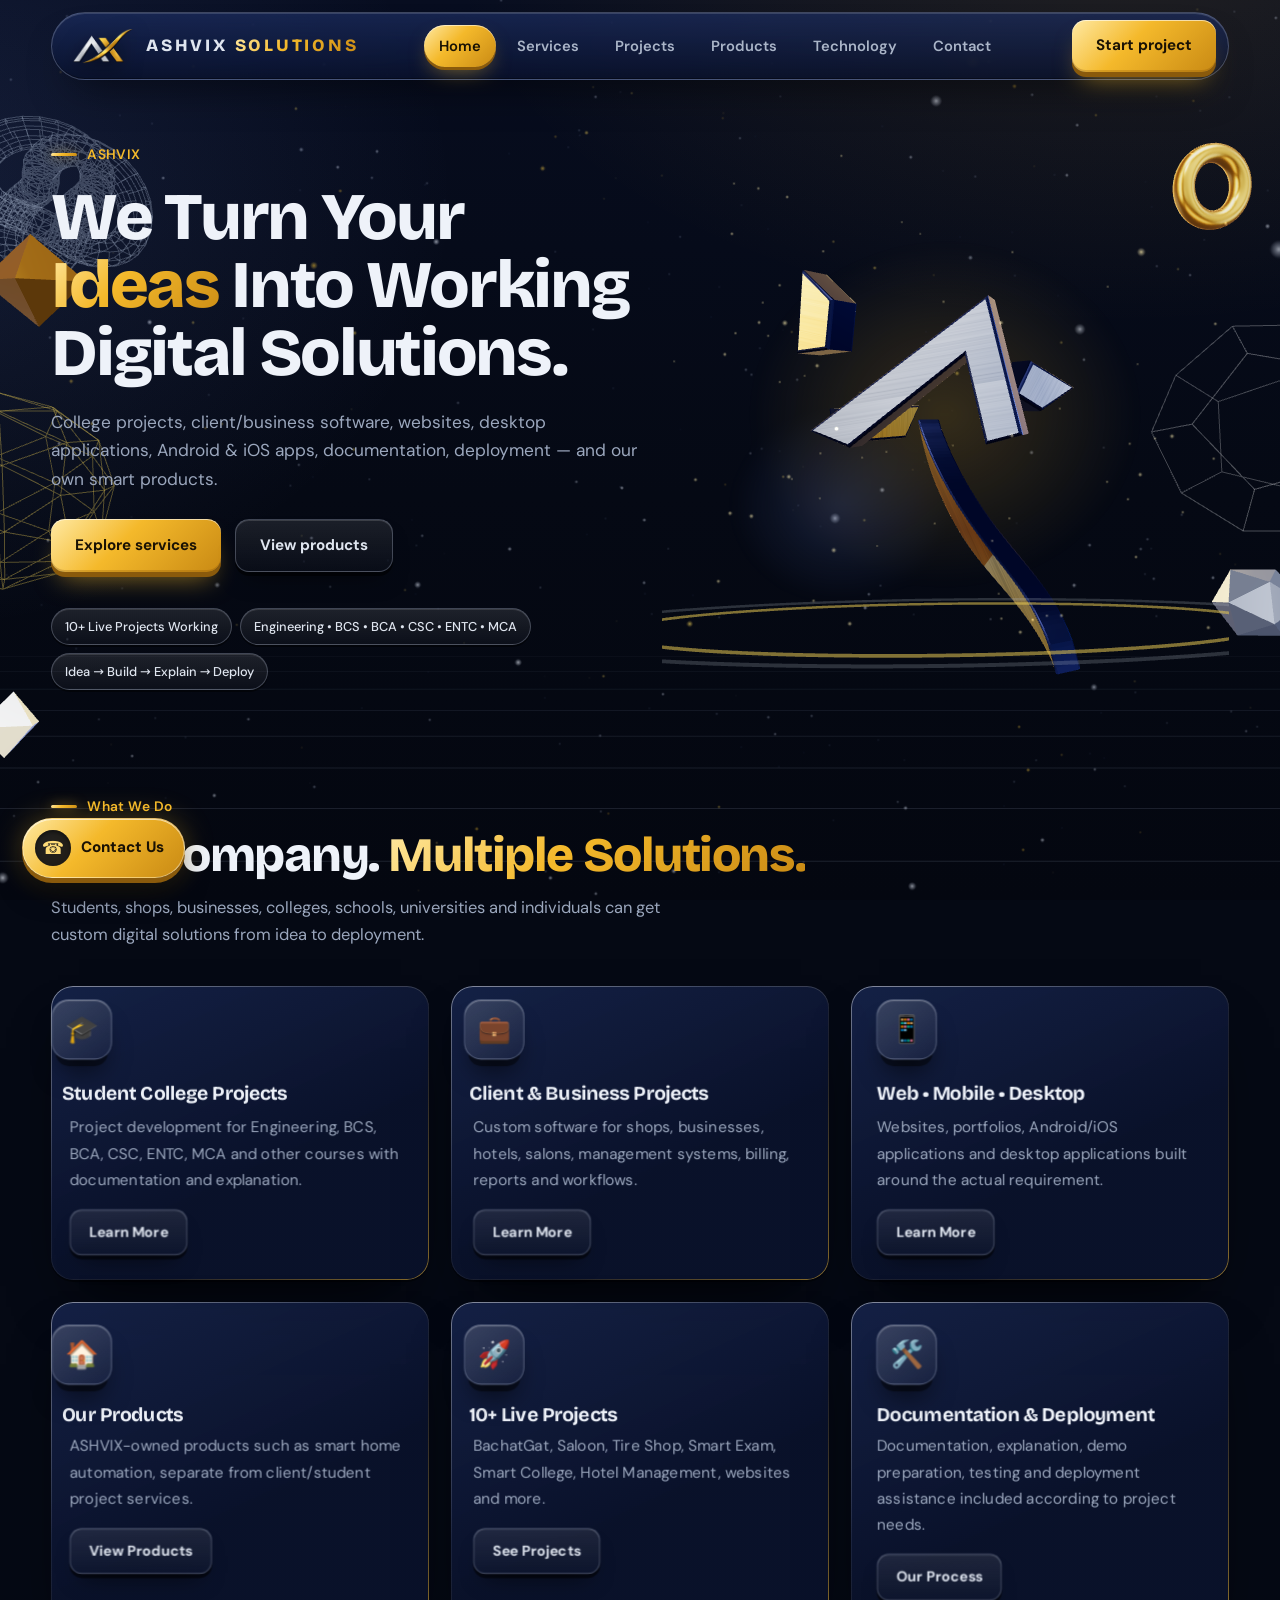
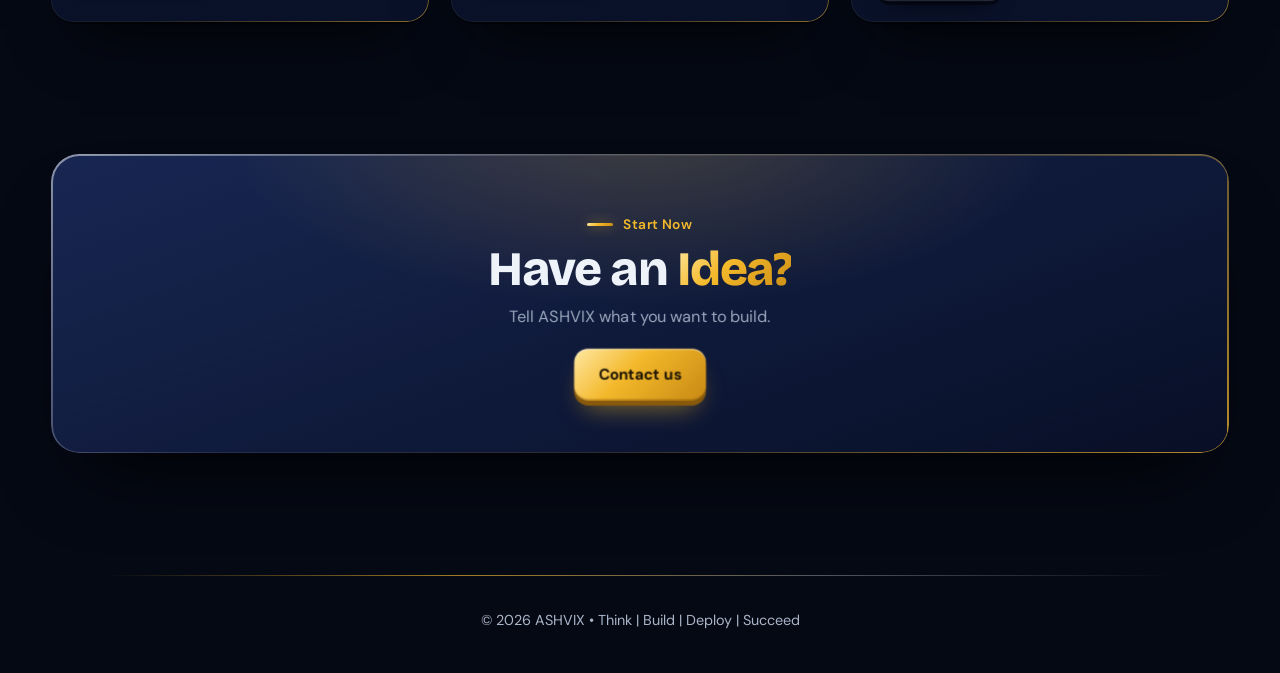
<file: index.html>
<!DOCTYPE html><html lang="en"><head><meta charset="UTF-8"><meta name="viewport" content="width=device-width,initial-scale=1.0"><title>Home | ASHVIX</title><meta name="description" content="ASHVIX — student projects, client software, websites, mobile apps, desktop applications and smart products."><link rel="icon" href="favicon.ico" sizes="any"><link rel="icon" type="image/png" sizes="32x32" href="assets/img/favicon-32.png"><link rel="apple-touch-icon" href="assets/img/apple-touch-icon.png"><meta name="theme-color" content="#050914"><meta property="og:type" content="website"><meta property="og:site_name" content="ASHVIX Solutions"><meta property="og:title" content="Home | ASHVIX"><meta property="og:description" content="ASHVIX — student projects, client software, websites, mobile apps, desktop applications and smart products."><meta property="og:image" content="https://ashvix.in/assets/img/og-image.jpg"><meta name="twitter:card" content="summary_large_image"><link rel="stylesheet" href="style.css?v=3d1"></head><body><canvas id="bg3d" aria-hidden="true"></canvas>
<nav><div class="container nav">
<a class="brand" href="index.html"><img class="logo-img" src="assets/img/logo-sm.png" alt="ASHVIX" width="260" height="155"><span>ASHVIX <span class="grad">SOLUTIONS</span></span></a>
<div class="links">
<a class="active" href="index.html">Home</a>
<a class="" href="services.html">Services</a>
<a class="" href="projects.html">Projects</a>
<a class="" href="products.html">Products</a>
<a class="" href="technology.html">Technology</a>
<a class="" href="contact.html">Contact</a>
</div><a class="btn primary" href="start-project.html">Start project</a></div></nav>

<header class="hero"><div class="container hero-grid"><div class="hero-copy">
<div class="kicker">ASHVIX</div>
<h1>We Turn Your <span class="grad">Ideas</span> Into Working Digital Solutions.</h1>
<p>College projects, client/business software, websites, desktop applications, Android & iOS apps, documentation, deployment — and our own smart products.</p>
<div class="actions"><a class="btn primary" href="services.html">Explore services</a><a class="btn outline" href="products.html">View products</a></div>
<div style="margin-top:28px"><span class="pill">10+ Live Projects Working</span><span class="pill">Engineering • BCS • BCA • CSC • ENTC • MCA</span><span class="pill">Idea → Build → Explain → Deploy</span></div>
</div><div class="stage" data-scene="logo" role="img" aria-label="3D AX logo"><img class="stage-fallback" src="assets/img/logo.png" alt="" width="900" height="538"></div></div></header>
<section><div class="container"><div class="head"><div class="tag">What We Do</div><h2>One Company. <span class="grad">Multiple Solutions.</span></h2><p>Students, shops, businesses, colleges, schools, universities and individuals can get custom digital solutions from idea to deployment.</p></div>
<div class="grid">
<div class="card"><div class="icon">🎓</div><h3>Student College Projects</h3><p>Project development for Engineering, BCS, BCA, CSC, ENTC, MCA and other courses with documentation and explanation.</p><a class="btn outline" style="margin-top:15px" href="services.html#student">Learn More</a></div>
<div class="card"><div class="icon">💼</div><h3>Client & Business Projects</h3><p>Custom software for shops, businesses, hotels, salons, management systems, billing, reports and workflows.</p><a class="btn outline" style="margin-top:15px" href="services.html#client">Learn More</a></div>
<div class="card"><div class="icon">📱</div><h3>Web • Mobile • Desktop</h3><p>Websites, portfolios, Android/iOS applications and desktop applications built around the actual requirement.</p><a class="btn outline" style="margin-top:15px" href="services.html#apps">Learn More</a></div>
<div class="card"><div class="icon">🏠</div><h3>Our Products</h3><p>ASHVIX-owned products such as smart home automation, separate from client/student project services.</p><a class="btn outline" style="margin-top:15px" href="products.html">View Products</a></div>
<div class="card"><div class="icon">🚀</div><h3>10+ Live Projects</h3><p>BachatGat, Saloon, Tire Shop, Smart Exam, Smart College, Hotel Management, websites and more.</p><a class="btn outline" style="margin-top:15px" href="projects.html">See Projects</a></div>
<div class="card"><div class="icon">🛠️</div><h3>Documentation & Deployment</h3><p>Documentation, explanation, demo preparation, testing and deployment assistance included according to project needs.</p><a class="btn outline" style="margin-top:15px" href="services.html#process">Our Process</a></div>
</div></div></section>
<section><div class="container"><div class="cta"><div class="tag">Start Now</div><h2 style="margin:8px 0">Have an <span class="grad">Idea?</span></h2><p style="color:var(--muted)">Tell ASHVIX what you want to build.</p><a class="btn primary" style="margin-top:18px" href="contact.html">Contact us</a></div></div></section>
<footer><div class="container">© 2026 ASHVIX • Think | Build | Deploy | Succeed</div></footer>
<!-- Floating Contact Button -->
<a href="contact.html" class="floating-contact" aria-label="Contact ASHVIX" title="Contact Us">
    <span class="floating-contact-icon">☎</span>
    <span class="floating-contact-text">Contact Us</span>
</a>

<script src="assets/js/three.min.js" defer></script><script src="assets/js/ashvix3d.js" defer></script>
</body></html>
</file>
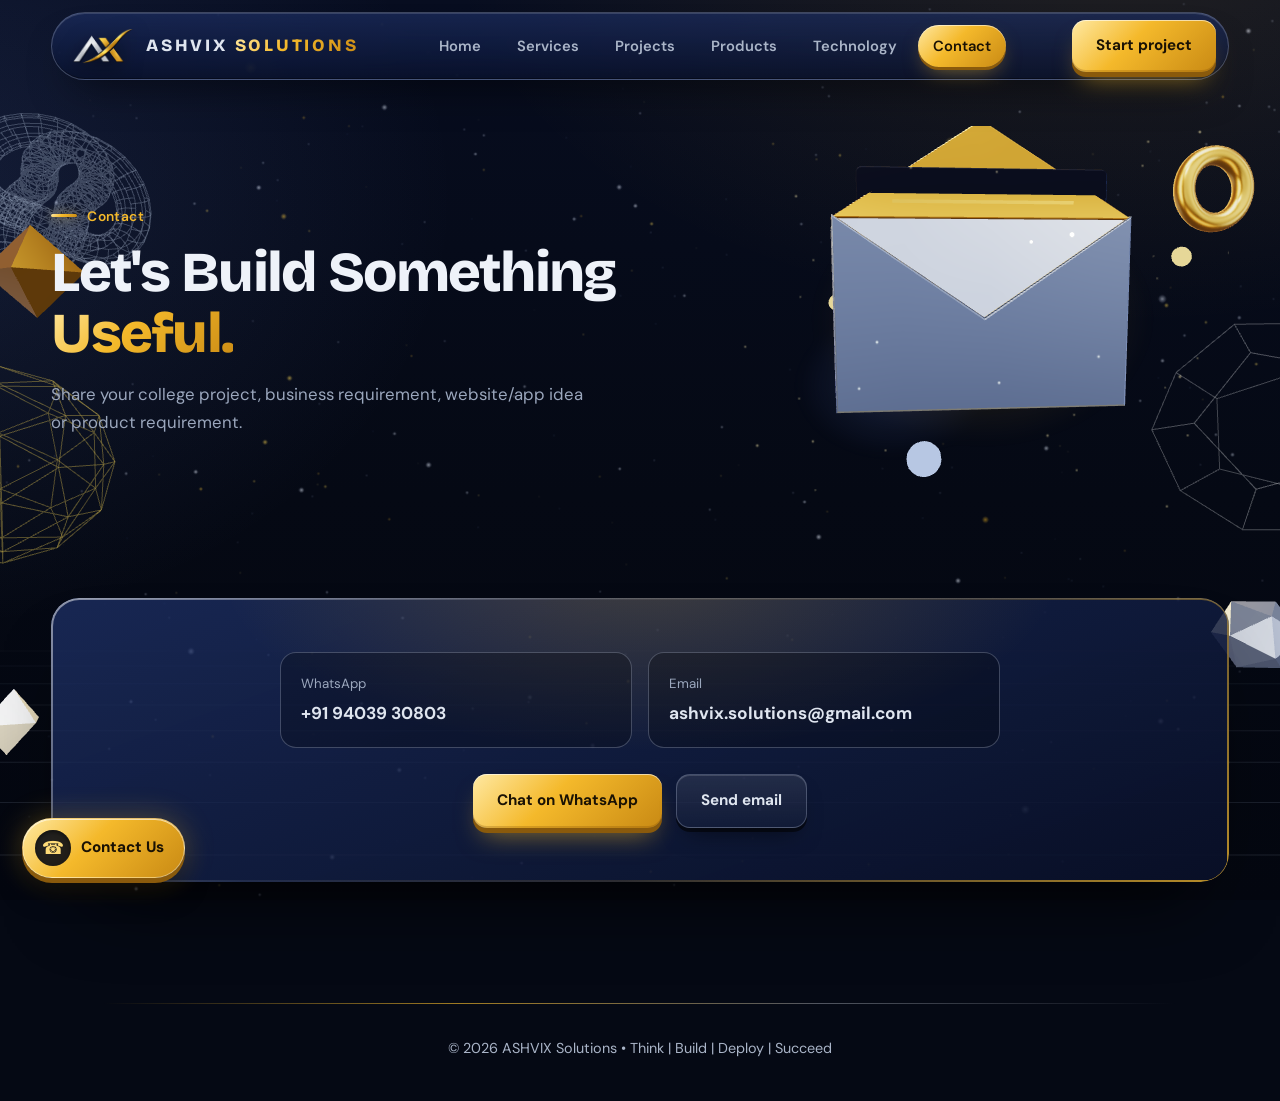
<file: contact.html>
<!DOCTYPE html><html lang="en"><head><meta charset="UTF-8"><meta name="viewport" content="width=device-width,initial-scale=1.0"><title>Contact | ASHVIX Solutions</title><meta name="description" content="ASHVIX Solutions — student projects, client software, websites, mobile apps, desktop applications and smart products."><link rel="icon" href="favicon.ico" sizes="any"><link rel="icon" type="image/png" sizes="32x32" href="assets/img/favicon-32.png"><link rel="apple-touch-icon" href="assets/img/apple-touch-icon.png"><meta name="theme-color" content="#050914"><meta property="og:type" content="website"><meta property="og:site_name" content="ASHVIX Solutions"><meta property="og:title" content="Contact | ASHVIX Solutions"><meta property="og:description" content="ASHVIX Solutions — student projects, client software, websites, mobile apps, desktop applications and smart products."><meta property="og:image" content="https://ashvix.in/assets/img/og-image.jpg"><meta name="twitter:card" content="summary_large_image"><link rel="stylesheet" href="style.css?v=3d1"></head><body><canvas id="bg3d" aria-hidden="true"></canvas>
<nav><div class="container nav">
<a class="brand" href="index.html"><img class="logo-img" src="assets/img/logo-sm.png" alt="ASHVIX Solutions" width="260" height="155"><span>ASHVIX <span class="grad">SOLUTIONS</span></span></a>
<div class="links">
<a class="" href="index.html">Home</a>
<a class="" href="services.html">Services</a>
<a class="" href="projects.html">Projects</a>
<a class="" href="products.html">Products</a>
<a class="" href="technology.html">Technology</a>
<a class="active" href="contact.html">Contact</a>
</div><a class="btn primary" href="contact.html">Start project</a></div></nav>

<header class="page-hero"><div class="container hero-grid"><div class="hero-copy"><div class="tag">Contact</div><h1>Let's Build Something <span class="grad">Useful.</span></h1><p>Share your college project, business requirement, website/app idea or product requirement.</p></div><div class="stage" data-scene="mail" role="img" aria-label="3D envelope"><img class="stage-fallback" src="assets/img/logo.png" alt="" width="900" height="538"></div></div></header>
<section><div class="container"><div class="cta"><div class="contacts">
<div class="contact"><small>WhatsApp</small><a href="https://wa.me/919403930803" target="_blank" rel="noopener">+91 94039 30803</a></div>
<div class="contact"><small>Email</small><a href="mailto:ashvix.solutions@gmail.com">ashvix.solutions@gmail.com</a></div>
</div><div class="actions"><a class="btn primary" href="https://wa.me/919403930803?text=Hello%20ASHVIX%20Solutions%2C%20I%20want%20to%20discuss%20a%20project." target="_blank">Chat on WhatsApp</a><a class="btn outline" href="mailto:ashvix.solutions@gmail.com">Send email</a></div></div></div></section>

<footer><div class="container">© 2026 ASHVIX Solutions • Think | Build | Deploy | Succeed</div></footer>
<!-- Floating Contact Button -->
<a href="contact.html" class="floating-contact" aria-label="Contact ASHVIX Solutions" title="Contact Us">
    <span class="floating-contact-icon">☎</span>
    <span class="floating-contact-text">Contact Us</span>
</a>

<script src="assets/js/three.min.js" defer></script><script src="assets/js/ashvix3d.js" defer></script>
</body></html>
</file>
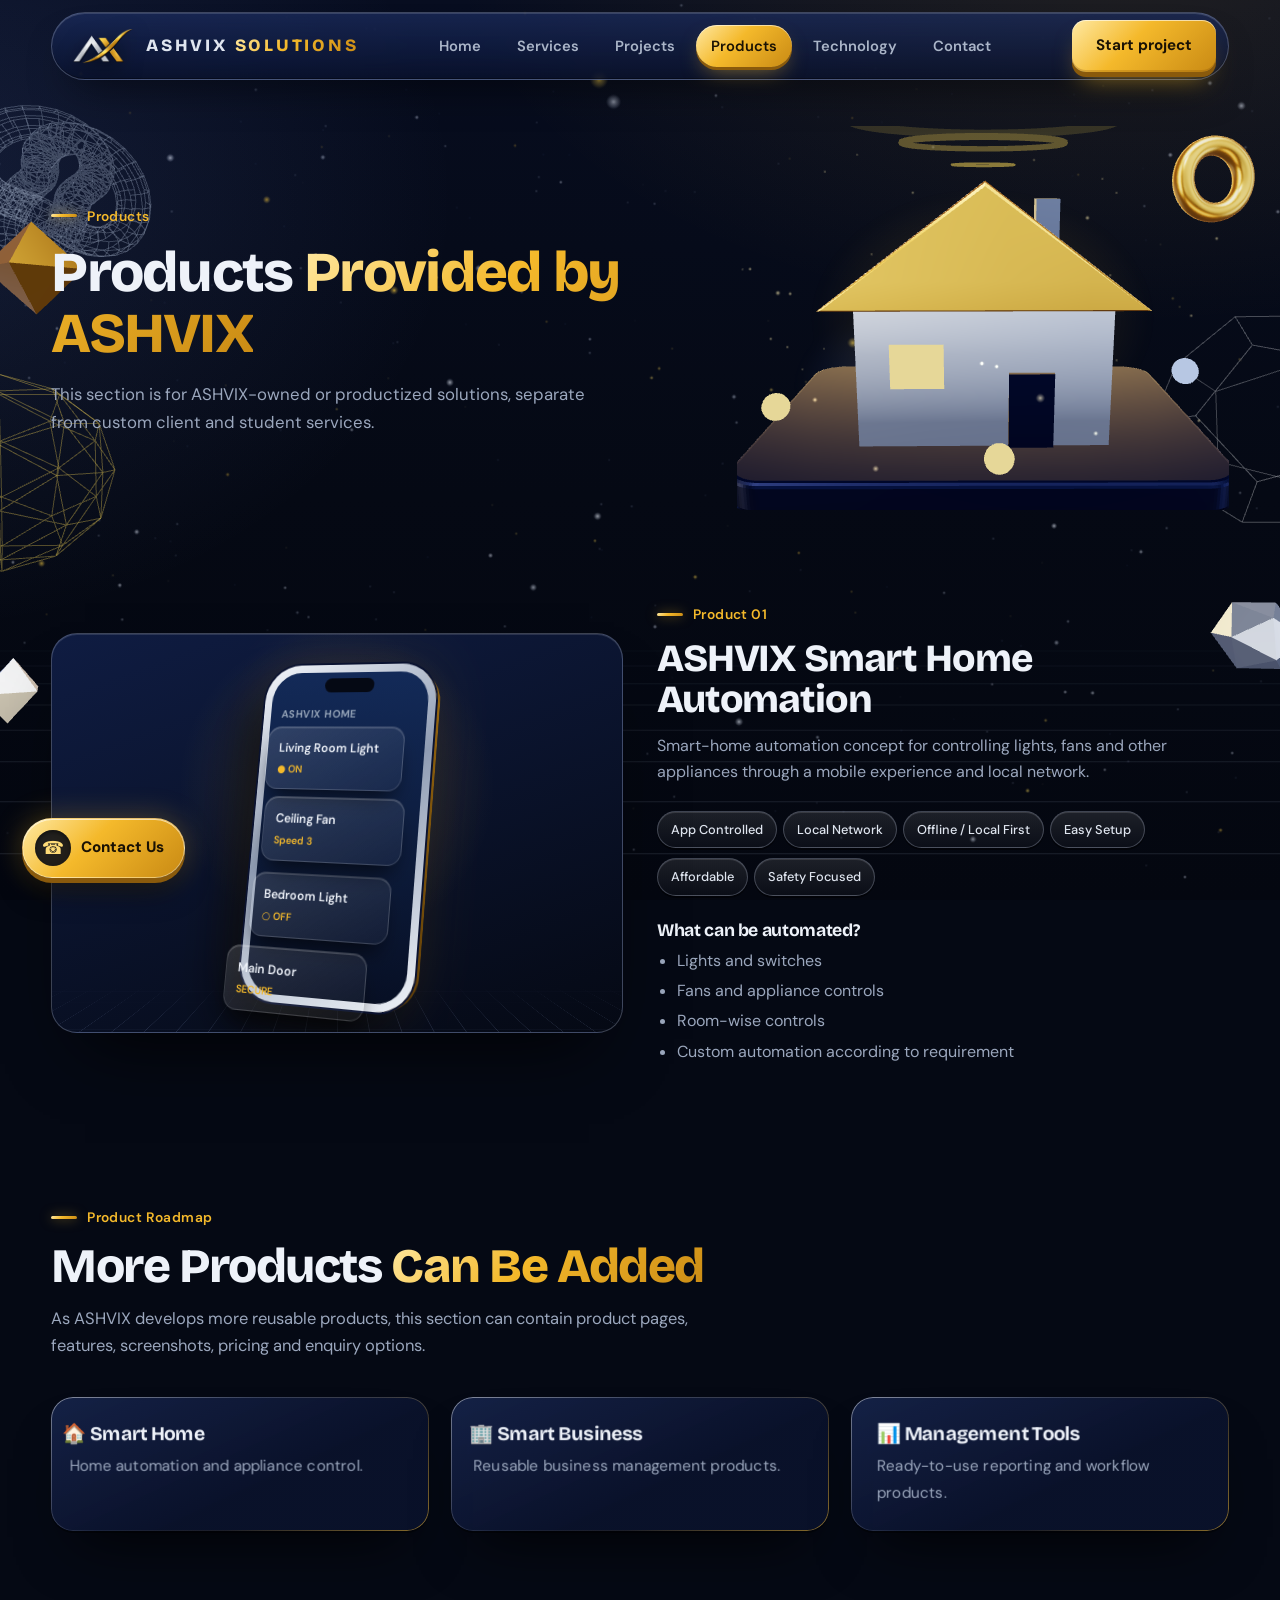
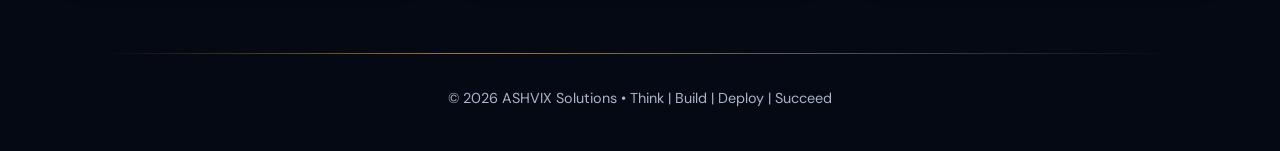
<file: products.html>
<!DOCTYPE html><html lang="en"><head><meta charset="UTF-8"><meta name="viewport" content="width=device-width,initial-scale=1.0"><title>Products | ASHVIX Solutions</title><meta name="description" content="ASHVIX Solutions — student projects, client software, websites, mobile apps, desktop applications and smart products."><link rel="icon" href="favicon.ico" sizes="any"><link rel="icon" type="image/png" sizes="32x32" href="assets/img/favicon-32.png"><link rel="apple-touch-icon" href="assets/img/apple-touch-icon.png"><meta name="theme-color" content="#050914"><meta property="og:type" content="website"><meta property="og:site_name" content="ASHVIX Solutions"><meta property="og:title" content="Products | ASHVIX Solutions"><meta property="og:description" content="ASHVIX Solutions — student projects, client software, websites, mobile apps, desktop applications and smart products."><meta property="og:image" content="https://ashvix.in/assets/img/og-image.jpg"><meta name="twitter:card" content="summary_large_image"><link rel="stylesheet" href="style.css?v=3d1"></head><body><canvas id="bg3d" aria-hidden="true"></canvas>
<nav><div class="container nav">
<a class="brand" href="index.html"><img class="logo-img" src="assets/img/logo-sm.png" alt="ASHVIX Solutions" width="260" height="155"><span>ASHVIX <span class="grad">SOLUTIONS</span></span></a>
<div class="links">
<a class="" href="index.html">Home</a>
<a class="" href="services.html">Services</a>
<a class="" href="projects.html">Projects</a>
<a class="active" href="products.html">Products</a>
<a class="" href="technology.html">Technology</a>
<a class="" href="contact.html">Contact</a>
</div><a class="btn primary" href="contact.html">Start project</a></div></nav>

<header class="page-hero"><div class="container hero-grid"><div class="hero-copy"><div class="tag">Products</div><h1>Products <span class="grad">Provided by ASHVIX</span></h1><p>This section is for ASHVIX-owned or productized solutions, separate from custom client and student services.</p></div><div class="stage" data-scene="home" role="img" aria-label="3D smart home"><img class="stage-fallback" src="assets/img/logo.png" alt="" width="900" height="538"></div></div></header>
<section><div class="container">
<div class="product">
<div class="visual"><div class="phone"><div class="screen"><div style="font-size:.7rem;color:#91a0b5">ASHVIX HOME</div><div class="device">Living Room Light<small>● ON</small></div><div class="device">Ceiling Fan<small>Speed 3</small></div><div class="device">Bedroom Light<small>○ OFF</small></div><div class="device">Main Door<small>SECURE</small></div></div></div></div>
<div><div class="tag">Product 01</div><h2>ASHVIX Smart Home Automation</h2><p>Smart-home automation concept for controlling lights, fans and other appliances through a mobile experience and local network.</p><span class="pill">App Controlled</span><span class="pill">Local Network</span><span class="pill">Offline / Local First</span><span class="pill">Easy Setup</span><span class="pill">Affordable</span><span class="pill">Safety Focused</span>
<h3 style="margin-top:25px">What can be automated?</h3><ul style="padding-left:20px;color:var(--muted);margin-top:8px"><li>Lights and switches</li><li>Fans and appliance controls</li><li>Room-wise controls</li><li>Custom automation according to requirement</li></ul>
</div></div>
</div></section>
<section><div class="container"><div class="head"><div class="tag">Product Roadmap</div><h2>More Products <span class="grad">Can Be Added</span></h2><p>As ASHVIX develops more reusable products, this section can contain product pages, features, screenshots, pricing and enquiry options.</p></div><div class="grid"><div class="card"><h3>🏠 Smart Home</h3><p>Home automation and appliance control.</p></div><div class="card"><h3>🏢 Smart Business</h3><p>Reusable business management products.</p></div><div class="card"><h3>📊 Management Tools</h3><p>Ready-to-use reporting and workflow products.</p></div></div></div></section>
<footer><div class="container">© 2026 ASHVIX Solutions • Think | Build | Deploy | Succeed</div></footer>
<!-- Floating Contact Button -->
<a href="contact.html" class="floating-contact" aria-label="Contact ASHVIX Solutions" title="Contact Us">
    <span class="floating-contact-icon">☎</span>
    <span class="floating-contact-text">Contact Us</span>
</a>

<script src="assets/js/three.min.js" defer></script><script src="assets/js/ashvix3d.js" defer></script>
</body></html>
</file>
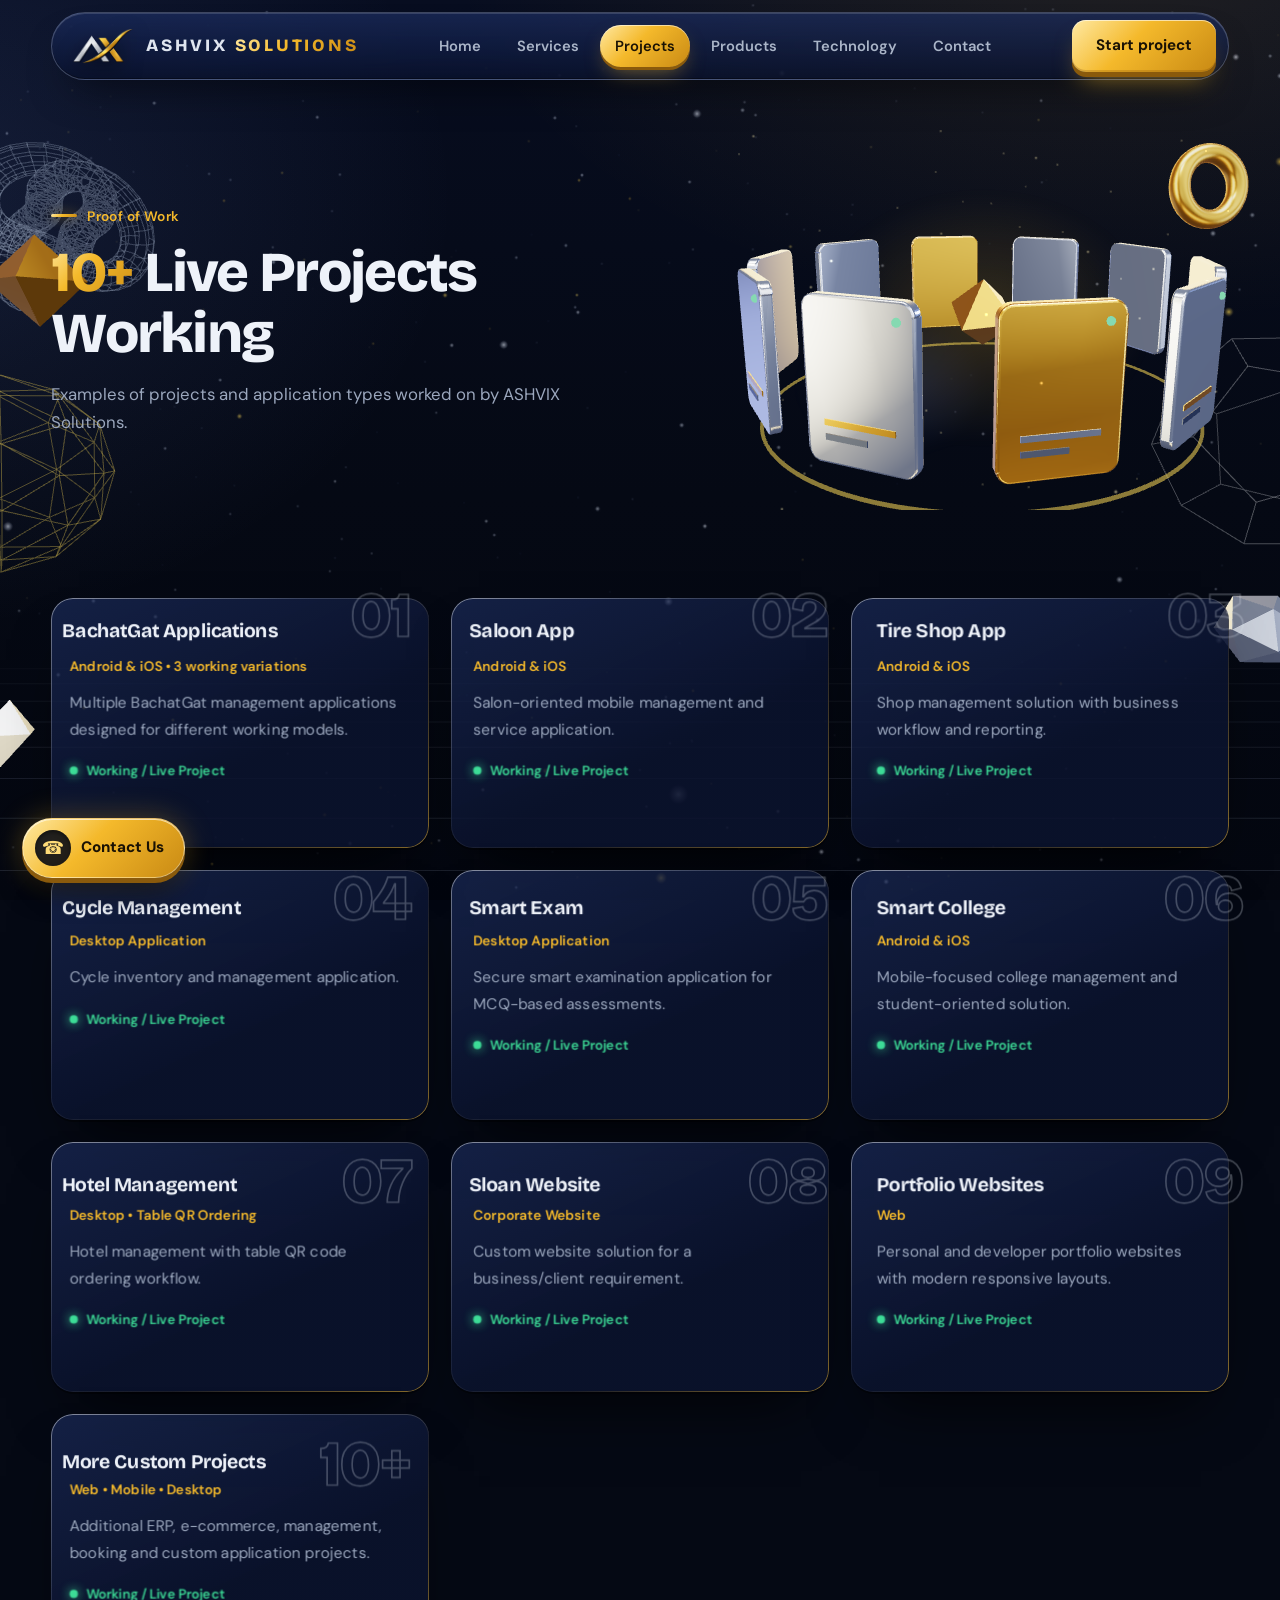
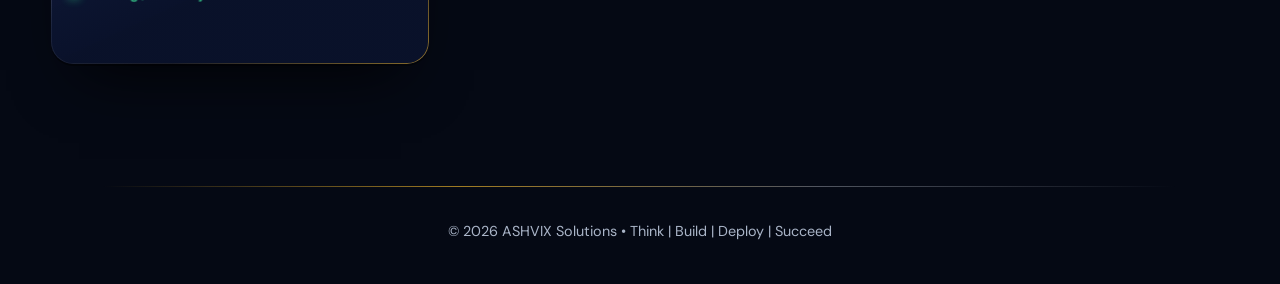
<file: projects.html>
<!DOCTYPE html><html lang="en"><head><meta charset="UTF-8"><meta name="viewport" content="width=device-width,initial-scale=1.0"><title>Projects | ASHVIX Solutions</title><meta name="description" content="ASHVIX Solutions — student projects, client software, websites, mobile apps, desktop applications and smart products."><link rel="icon" href="favicon.ico" sizes="any"><link rel="icon" type="image/png" sizes="32x32" href="assets/img/favicon-32.png"><link rel="apple-touch-icon" href="assets/img/apple-touch-icon.png"><meta name="theme-color" content="#050914"><meta property="og:type" content="website"><meta property="og:site_name" content="ASHVIX Solutions"><meta property="og:title" content="Projects | ASHVIX Solutions"><meta property="og:description" content="ASHVIX Solutions — student projects, client software, websites, mobile apps, desktop applications and smart products."><meta property="og:image" content="https://ashvix.in/assets/img/og-image.jpg"><meta name="twitter:card" content="summary_large_image"><link rel="stylesheet" href="style.css?v=3d1"></head><body><canvas id="bg3d" aria-hidden="true"></canvas>
<nav><div class="container nav">
<a class="brand" href="index.html"><img class="logo-img" src="assets/img/logo-sm.png" alt="ASHVIX Solutions" width="260" height="155"><span>ASHVIX <span class="grad">SOLUTIONS</span></span></a>
<div class="links">
<a class="" href="index.html">Home</a>
<a class="" href="services.html">Services</a>
<a class="active" href="projects.html">Projects</a>
<a class="" href="products.html">Products</a>
<a class="" href="technology.html">Technology</a>
<a class="" href="contact.html">Contact</a>
</div><a class="btn primary" href="contact.html">Start project</a></div></nav>

<header class="page-hero"><div class="container hero-grid"><div class="hero-copy"><div class="tag">Proof of Work</div><h1><span class="grad">10+</span> Live Projects Working</h1><p>Examples of projects and application types worked on by ASHVIX Solutions.</p></div><div class="stage" data-scene="ring" role="img" aria-label="3D ring of project cards"><img class="stage-fallback" src="assets/img/logo.png" alt="" width="900" height="538"></div></div></header>
<section><div class="container"><div class="grid"><div class="card project"><div class="project-no">01</div><h3>BachatGat Applications</h3><div class="project-type">Android & iOS • 3 working variations</div><p>Multiple BachatGat management applications designed for different working models.</p><span class="live"><i></i> Working / Live Project</span></div><div class="card project"><div class="project-no">02</div><h3>Saloon App</h3><div class="project-type">Android & iOS</div><p>Salon-oriented mobile management and service application.</p><span class="live"><i></i> Working / Live Project</span></div><div class="card project"><div class="project-no">03</div><h3>Tire Shop App</h3><div class="project-type">Android & iOS</div><p>Shop management solution with business workflow and reporting.</p><span class="live"><i></i> Working / Live Project</span></div><div class="card project"><div class="project-no">04</div><h3>Cycle Management</h3><div class="project-type">Desktop Application</div><p>Cycle inventory and management application.</p><span class="live"><i></i> Working / Live Project</span></div><div class="card project"><div class="project-no">05</div><h3>Smart Exam</h3><div class="project-type">Desktop Application</div><p>Secure smart examination application for MCQ-based assessments.</p><span class="live"><i></i> Working / Live Project</span></div><div class="card project"><div class="project-no">06</div><h3>Smart College</h3><div class="project-type">Android & iOS</div><p>Mobile-focused college management and student-oriented solution.</p><span class="live"><i></i> Working / Live Project</span></div><div class="card project"><div class="project-no">07</div><h3>Hotel Management</h3><div class="project-type">Desktop • Table QR Ordering</div><p>Hotel management with table QR code ordering workflow.</p><span class="live"><i></i> Working / Live Project</span></div><div class="card project"><div class="project-no">08</div><h3>Sloan Website</h3><div class="project-type">Corporate Website</div><p>Custom website solution for a business/client requirement.</p><span class="live"><i></i> Working / Live Project</span></div><div class="card project"><div class="project-no">09</div><h3>Portfolio Websites</h3><div class="project-type">Web</div><p>Personal and developer portfolio websites with modern responsive layouts.</p><span class="live"><i></i> Working / Live Project</span></div><div class="card project"><div class="project-no">10+</div><h3>More Custom Projects</h3><div class="project-type">Web • Mobile • Desktop</div><p>Additional ERP, e-commerce, management, booking and custom application projects.</p><span class="live"><i></i> Working / Live Project</span></div></div></div></section>
<footer><div class="container">© 2026 ASHVIX Solutions • Think | Build | Deploy | Succeed</div></footer>
<!-- Floating Contact Button -->
<a href="contact.html" class="floating-contact" aria-label="Contact ASHVIX Solutions" title="Contact Us">
    <span class="floating-contact-icon">☎</span>
    <span class="floating-contact-text">Contact Us</span>
</a>

<script src="assets/js/three.min.js" defer></script><script src="assets/js/ashvix3d.js" defer></script>
</body></html>
</file>
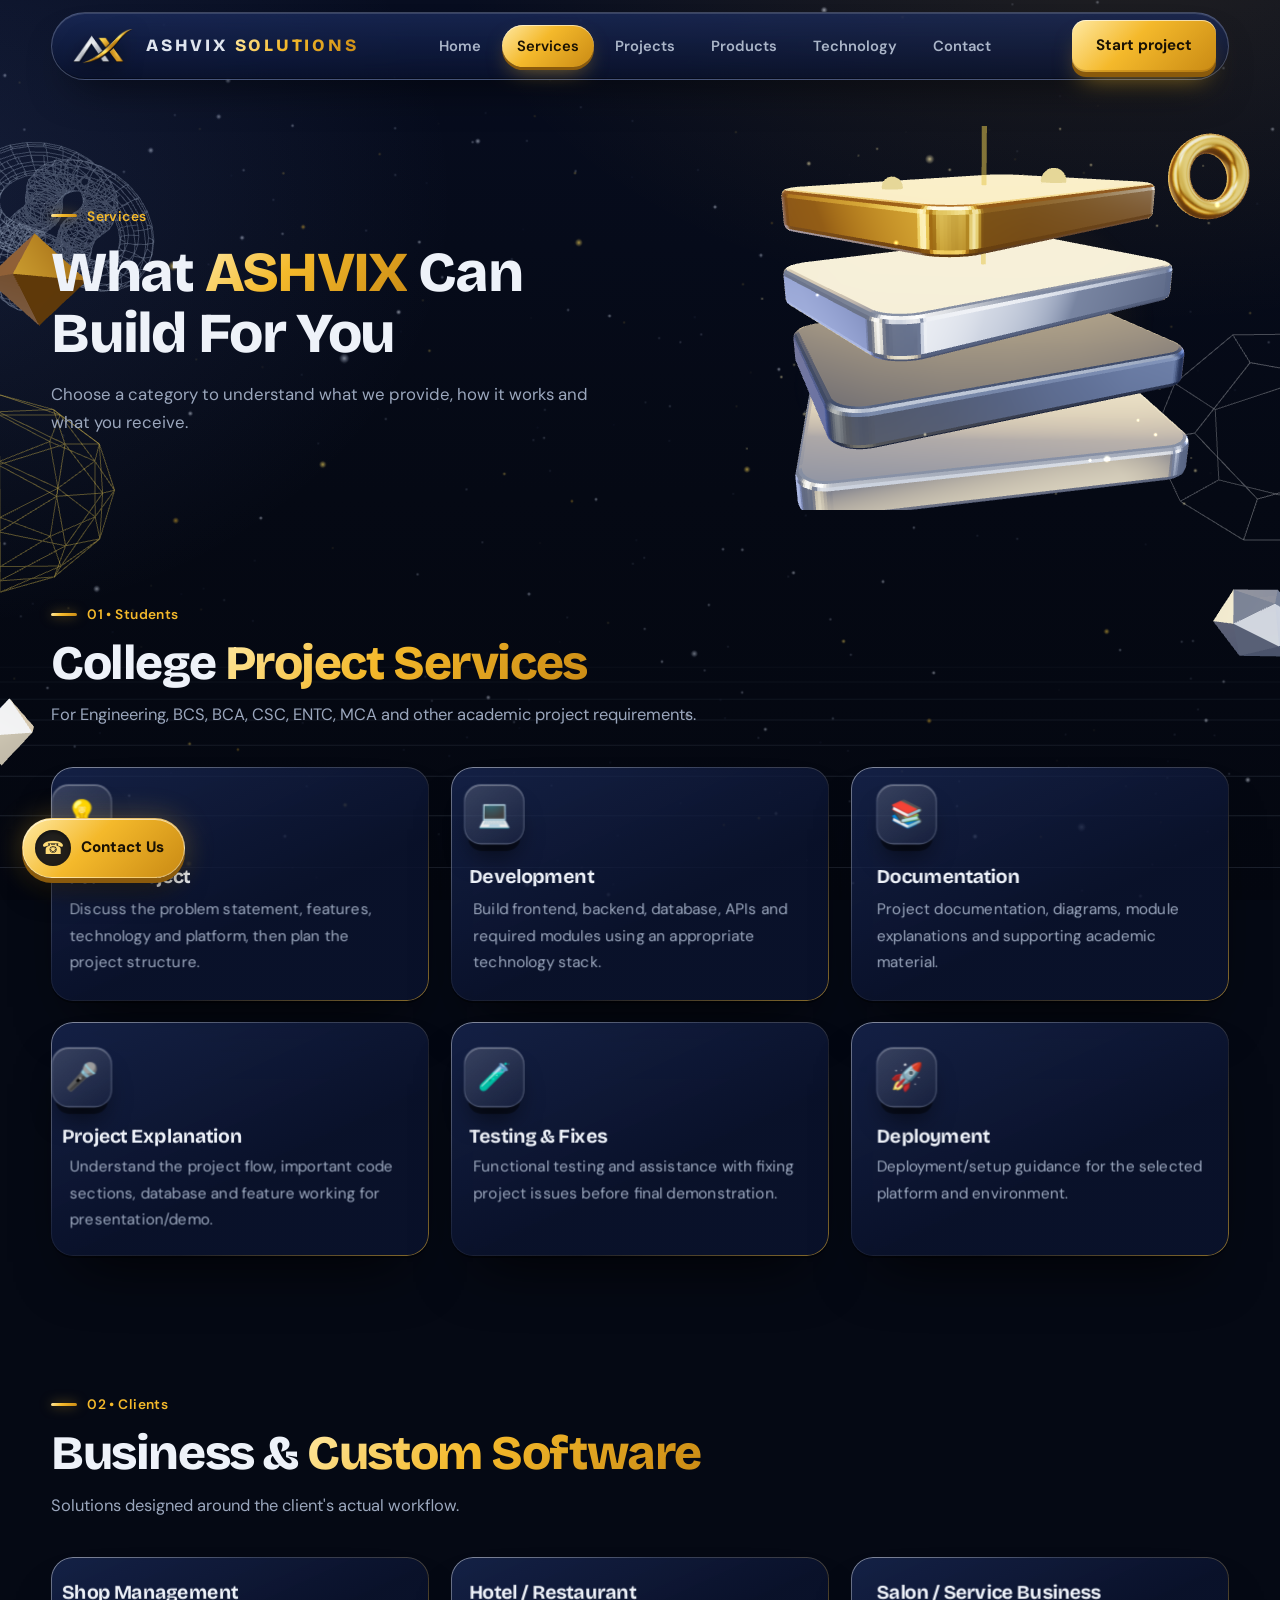
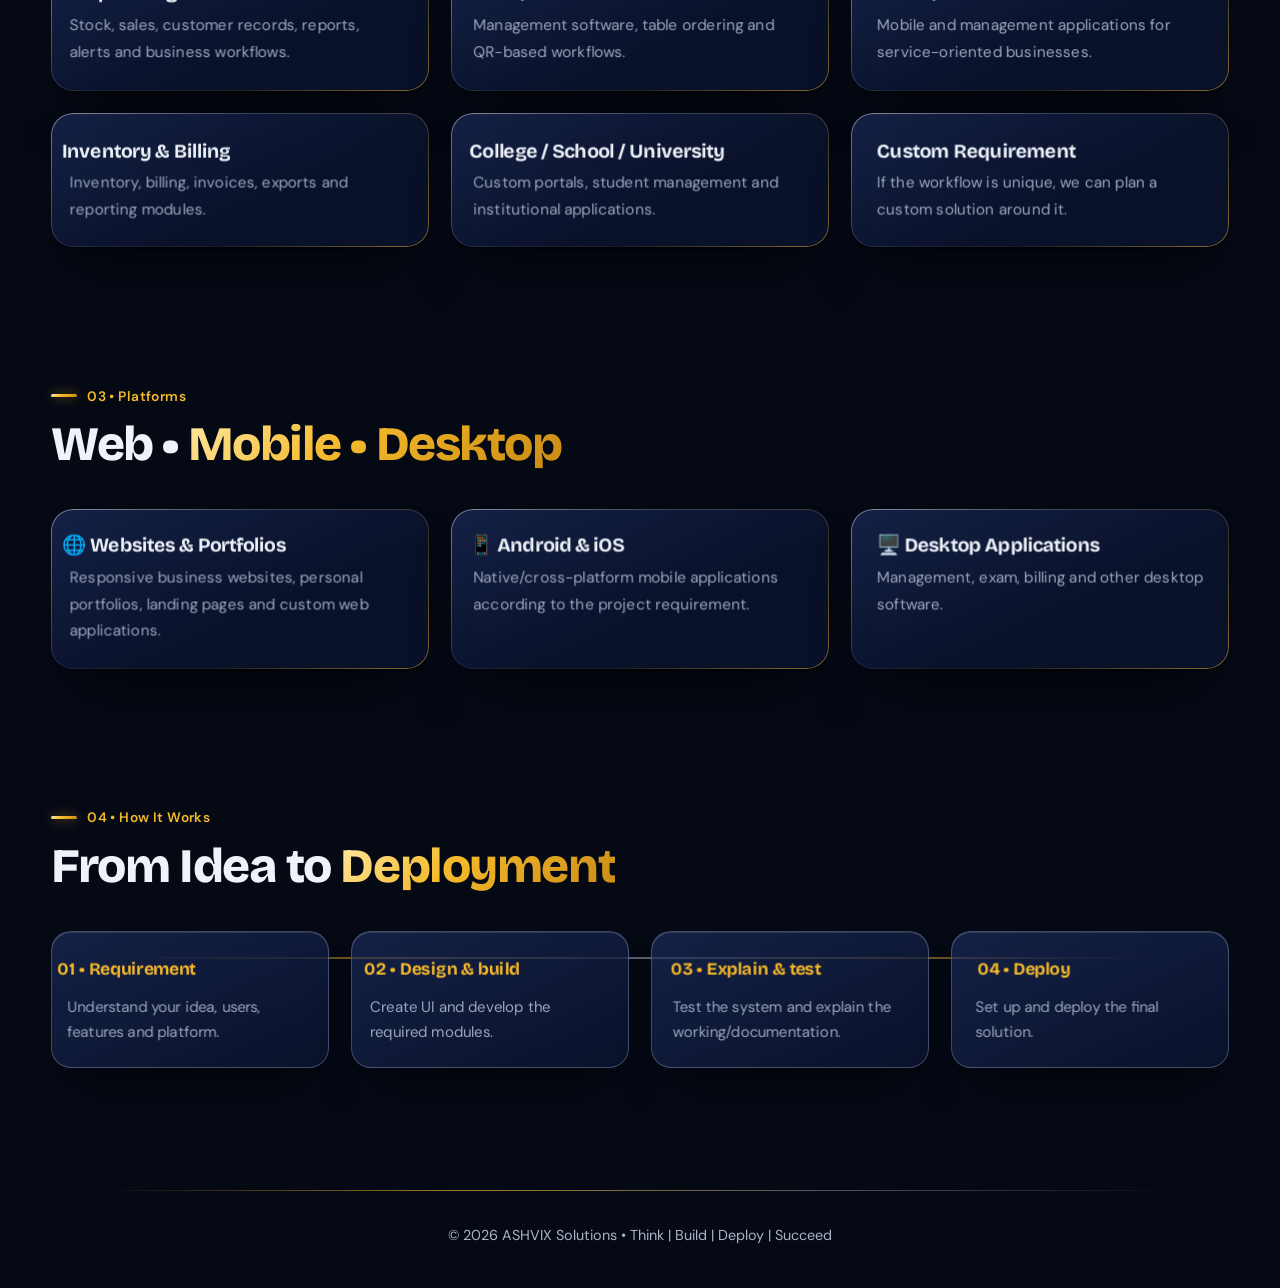
<file: services.html>
<!DOCTYPE html><html lang="en"><head><meta charset="UTF-8"><meta name="viewport" content="width=device-width,initial-scale=1.0"><title>Services | ASHVIX Solutions</title><meta name="description" content="ASHVIX Solutions — student projects, client software, websites, mobile apps, desktop applications and smart products."><link rel="icon" href="favicon.ico" sizes="any"><link rel="icon" type="image/png" sizes="32x32" href="assets/img/favicon-32.png"><link rel="apple-touch-icon" href="assets/img/apple-touch-icon.png"><meta name="theme-color" content="#050914"><meta property="og:type" content="website"><meta property="og:site_name" content="ASHVIX Solutions"><meta property="og:title" content="Services | ASHVIX Solutions"><meta property="og:description" content="ASHVIX Solutions — student projects, client software, websites, mobile apps, desktop applications and smart products."><meta property="og:image" content="https://ashvix.in/assets/img/og-image.jpg"><meta name="twitter:card" content="summary_large_image"><link rel="stylesheet" href="style.css?v=3d1"></head><body><canvas id="bg3d" aria-hidden="true"></canvas>
<nav><div class="container nav">
<a class="brand" href="index.html"><img class="logo-img" src="assets/img/logo-sm.png" alt="ASHVIX Solutions" width="260" height="155"><span>ASHVIX <span class="grad">SOLUTIONS</span></span></a>
<div class="links">
<a class="" href="index.html">Home</a>
<a class="active" href="services.html">Services</a>
<a class="" href="projects.html">Projects</a>
<a class="" href="products.html">Products</a>
<a class="" href="technology.html">Technology</a>
<a class="" href="contact.html">Contact</a>
</div><a class="btn primary" href="contact.html">Start project</a></div></nav>

<header class="page-hero"><div class="container hero-grid"><div class="hero-copy"><div class="tag">Services</div><h1>What <span class="grad">ASHVIX</span> Can Build For You</h1><p>Choose a category to understand what we provide, how it works and what you receive.</p></div><div class="stage" data-scene="layers" role="img" aria-label="3D stack of layers"><img class="stage-fallback" src="assets/img/logo.png" alt="" width="900" height="538"></div></div></header>
<section id="student"><div class="container"><div class="head"><div class="tag">01 • Students</div><h2>College <span class="grad">Project Services</span></h2><p>For Engineering, BCS, BCA, CSC, ENTC, MCA and other academic project requirements.</p></div><div class="grid">
<div class="card"><div class="icon">💡</div><h3>Idea → Project</h3><p>Discuss the problem statement, features, technology and platform, then plan the project structure.</p></div>
<div class="card"><div class="icon">💻</div><h3>Development</h3><p>Build frontend, backend, database, APIs and required modules using an appropriate technology stack.</p></div>
<div class="card"><div class="icon">📚</div><h3>Documentation</h3><p>Project documentation, diagrams, module explanations and supporting academic material.</p></div>
<div class="card"><div class="icon">🎤</div><h3>Project Explanation</h3><p>Understand the project flow, important code sections, database and feature working for presentation/demo.</p></div>
<div class="card"><div class="icon">🧪</div><h3>Testing & Fixes</h3><p>Functional testing and assistance with fixing project issues before final demonstration.</p></div>
<div class="card"><div class="icon">🚀</div><h3>Deployment</h3><p>Deployment/setup guidance for the selected platform and environment.</p></div>
</div></div></section>
<section id="client"><div class="container"><div class="head"><div class="tag">02 • Clients</div><h2>Business & <span class="grad">Custom Software</span></h2><p>Solutions designed around the client's actual workflow.</p></div><div class="grid">
<div class="card"><h3>Shop Management</h3><p>Stock, sales, customer records, reports, alerts and business workflows.</p></div>
<div class="card"><h3>Hotel / Restaurant</h3><p>Management software, table ordering and QR-based workflows.</p></div>
<div class="card"><h3>Salon / Service Business</h3><p>Mobile and management applications for service-oriented businesses.</p></div>
<div class="card"><h3>Inventory & Billing</h3><p>Inventory, billing, invoices, exports and reporting modules.</p></div>
<div class="card"><h3>College / School / University</h3><p>Custom portals, student management and institutional applications.</p></div>
<div class="card"><h3>Custom Requirement</h3><p>If the workflow is unique, we can plan a custom solution around it.</p></div>
</div></div></section>
<section id="apps"><div class="container"><div class="head"><div class="tag">03 • Platforms</div><h2>Web • <span class="grad">Mobile • Desktop</span></h2></div><div class="grid">
<div class="card"><h3>🌐 Websites & Portfolios</h3><p>Responsive business websites, personal portfolios, landing pages and custom web applications.</p></div>
<div class="card"><h3>📱 Android & iOS</h3><p>Native/cross-platform mobile applications according to the project requirement.</p></div>
<div class="card"><h3>🖥️ Desktop Applications</h3><p>Management, exam, billing and other desktop software.</p></div>
</div></div></section>
<section id="process"><div class="container"><div class="head"><div class="tag">04 • How It Works</div><h2>From Idea to <span class="grad">Deployment</span></h2></div><div class="workflow">
<div class="step"><strong>01 • Requirement</strong><p>Understand your idea, users, features and platform.</p></div>
<div class="step"><strong>02 • Design &amp; build</strong><p>Create UI and develop the required modules.</p></div>
<div class="step"><strong>03 • Explain &amp; test</strong><p>Test the system and explain the working/documentation.</p></div>
<div class="step"><strong>04 • Deploy</strong><p>Set up and deploy the final solution.</p></div>
</div></div></section>
<footer><div class="container">© 2026 ASHVIX Solutions • Think | Build | Deploy | Succeed</div></footer>
<!-- Floating Contact Button -->
<a href="contact.html" class="floating-contact" aria-label="Contact ASHVIX Solutions" title="Contact Us">
    <span class="floating-contact-icon">☎</span>
    <span class="floating-contact-text">Contact Us</span>
</a>

<script src="assets/js/three.min.js" defer></script><script src="assets/js/ashvix3d.js" defer></script>
</body></html>
</file>
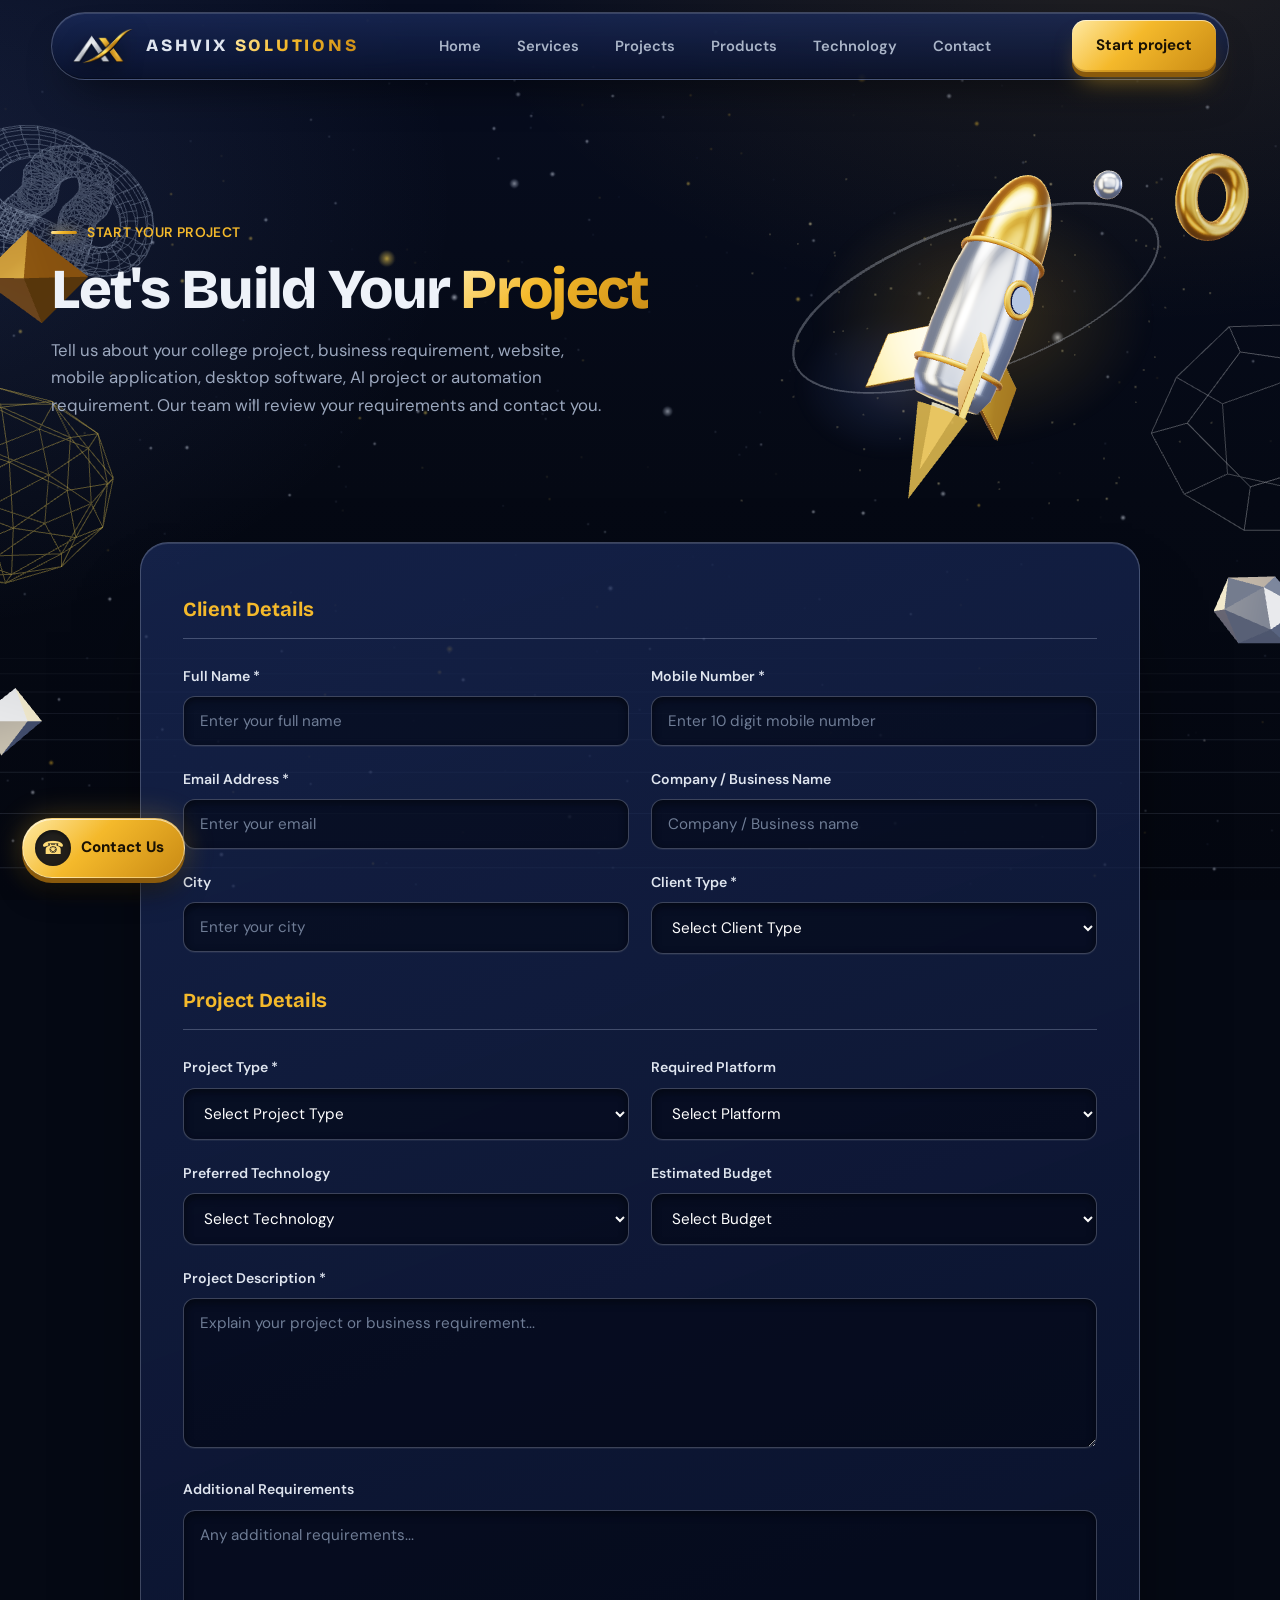
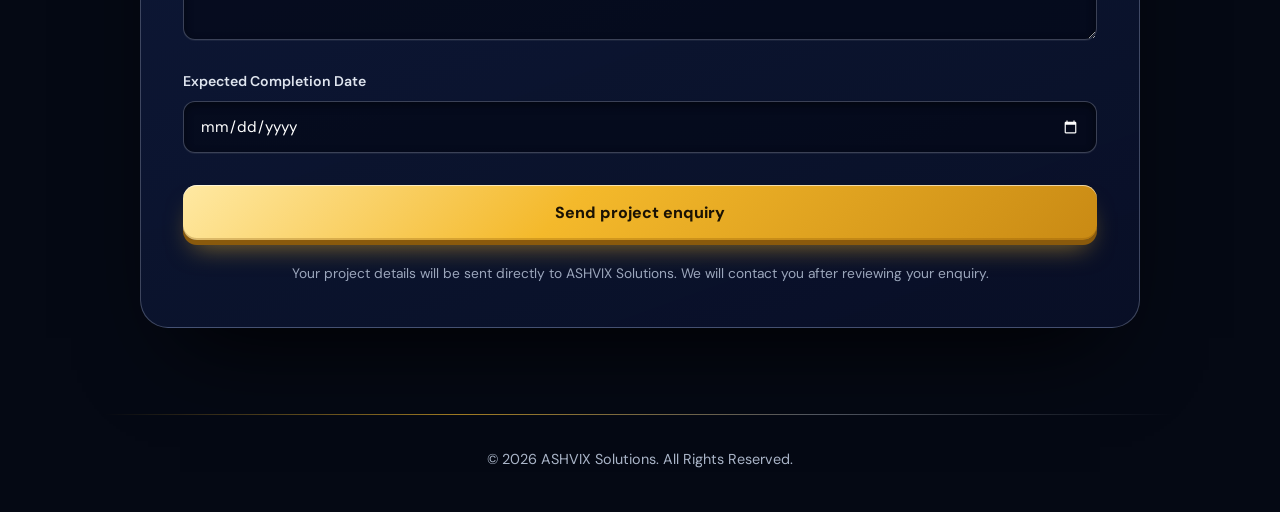
<file: start-project.html>
<!DOCTYPE html>
<html lang="en">
<head>
    <meta charset="UTF-8">
    <meta name="viewport" content="width=device-width, initial-scale=1.0">
    <meta name="description" content="Start your project with ASHVIX Solutions.">
    <title>Start Your Project | ASHVIX Solutions</title>
    <link rel="icon" href="favicon.ico" sizes="any"><link rel="icon" type="image/png" sizes="32x32" href="assets/img/favicon-32.png"><link rel="apple-touch-icon" href="assets/img/apple-touch-icon.png"><meta name="theme-color" content="#050914"><meta property="og:type" content="website"><meta property="og:site_name" content="ASHVIX Solutions"><meta property="og:title" content="Start Your Project | ASHVIX Solutions"><meta property="og:description" content="Start your project with ASHVIX Solutions."><meta property="og:image" content="https://ashvix.in/assets/img/og-image.jpg"><meta name="twitter:card" content="summary_large_image">
    <link rel="stylesheet" href="style.css?v=3d1">
</head>
<body>
<canvas id="bg3d" aria-hidden="true"></canvas>
<nav><div class="container nav">
<a class="brand" href="index.html"><img class="logo-img" src="assets/img/logo-sm.png" alt="ASHVIX Solutions" width="260" height="155"><span>ASHVIX <span class="grad">SOLUTIONS</span></span></a>
<div class="links">
<a class="" href="index.html">Home</a>
<a class="" href="services.html">Services</a>
<a class="" href="projects.html">Projects</a>
<a class="" href="products.html">Products</a>
<a class="" href="technology.html">Technology</a>
<a class="" href="contact.html">Contact</a>
</div><a class="btn primary" href="start-project.html">Start project</a></div></nav>

<main>
<header class="page-hero"><div class="container hero-grid"><div class="hero-copy start-project-header">
        <div class="tag">START YOUR PROJECT</div>
        <h1>Let's Build Your <span class="grad">Project</span></h1>
        <p>
            Tell us about your college project, business requirement,
            website, mobile application, desktop software, AI project
            or automation requirement. Our team will review your
            requirements and contact you.
        </p>
    </div><div class="stage" data-scene="rocket" role="img" aria-label="3D rocket"><img class="stage-fallback" src="assets/img/logo.png" alt="" width="900" height="538"></div></div></header>
<section class="start-project-page">
<div class="container">

    <!-- FormSubmit: no PHP or backend is required on your hosting -->
    <form action="https://api.web3forms.com/submit" method="POST" class="project-form">
        <!-- =========================================
             WEB3FORMS SETTINGS
             Replace YOUR_ACCESS_KEY_HERE manually
        ========================================== -->

        <input type="hidden" name="access_key" value="b1e3afc8-ecfd-4a10-b27c-432380a0ae8d">

        <input
            type="hidden"
            name="subject"
            value="New Project Enquiry - ASHVIX Solutions"
        >

        <input
            type="hidden"
            name="from_name"
            value="ASHVIX Solutions Website"
        >

        <input
            type="hidden"
            name="redirect"
            value="https://ashvix.in/"
        >

        <!-- Spam protection -->
        <input
            type="checkbox"
            name="botcheck"
            style="display:none"
            tabindex="-1"
            autocomplete="off"
        >


        <div class="project-form-section-title">Client Details</div>

        <div class="project-form-row">
            <div class="project-form-group">
                <label>Full Name *</label>
                <input type="text" name="full_name" placeholder="Enter your full name" required>
            </div>
            <div class="project-form-group">
                <label>Mobile Number *</label>
                <input type="tel" name="mobile" placeholder="Enter 10 digit mobile number"
                       pattern="[0-9]{10}" maxlength="10" required>
            </div>
        </div>

        <div class="project-form-row">
            <div class="project-form-group">
                <label>Email Address *</label>
                <input type="email" name="email" placeholder="Enter your email" required>
            </div>
            <div class="project-form-group">
                <label>Company / Business Name</label>
                <input type="text" name="company" placeholder="Company / Business name">
            </div>
        </div>

        <div class="project-form-row">
            <div class="project-form-group">
                <label>City</label>
                <input type="text" name="city" placeholder="Enter your city">
            </div>
            <div class="project-form-group">
                <label>Client Type *</label>
                <select name="client_type" required>
                    <option value="">Select Client Type</option>
                    <option>Student</option>
                    <option>Business Owner</option>
                    <option>Company</option>
                    <option>College</option>
                    <option>School</option>
                    <option>University</option>
                    <option>Individual</option>
                    <option>Other</option>
                </select>
            </div>
        </div>

        <div class="project-form-section-title">Project Details</div>

        <div class="project-form-row">
            <div class="project-form-group">
                <label>Project Type *</label>
                <select name="project_type" required>
                    <option value="">Select Project Type</option>
                    <option>College Project</option>
                    <option>Website</option>
                    <option>Android Application</option>
                    <option>iOS Application</option>
                    <option>Android & iOS Application</option>
                    <option>Desktop Application</option>
                    <option>Business Management Software</option>
                    <option>E-Commerce</option>
                    <option>Portfolio Website</option>
                    <option>AI / ML Project</option>
                    <option>Smart Automation</option>
                    <option>Other</option>
                </select>
            </div>
            <div class="project-form-group">
                <label>Required Platform</label>
                <select name="platform">
                    <option value="">Select Platform</option>
                    <option>Web</option>
                    <option>Android</option>
                    <option>iOS</option>
                    <option>Android & iOS</option>
                    <option>Windows Desktop</option>
                    <option>Multiple Platforms</option>
                </select>
            </div>
        </div>

        <div class="project-form-row">
            <div class="project-form-group">
                <label>Preferred Technology</label>
                <select name="technology">
                    <option value="">Select Technology</option>
                    <option>Java</option>
                    <option>Java Full Stack</option>
                    <option>Python</option>
                    <option>Python AI / ML</option>
                    <option>Flutter</option>
                    <option>React.js</option>
                    <option>Angular</option>
                    <option>MERN Full Stack</option>
                    <option>ASP.NET</option>
                    <option>JavaScript</option>
                    <option>PHP</option>
                    <option>Other</option>
                </select>
            </div>
            <div class="project-form-group">
                <label>Estimated Budget</label>
                <select name="budget">
                    <option value="">Select Budget</option>
                    <option>Below ₹10,000</option>
                    <option>₹10,000 - ₹25,000</option>
                    <option>₹25,000 - ₹50,000</option>
                    <option>₹50,000 - ₹1,00,000</option>
                    <option>Above ₹1,00,000</option>
                    <option>Not Decided</option>
                </select>
            </div>
        </div>

        <div class="project-form-group">
            <label>Project Description *</label>
            <textarea name="project_description" rows="6"
                      placeholder="Explain your project or business requirement..." required></textarea>
        </div>

        <div class="project-form-group">
            <label>Additional Requirements</label>
            <textarea name="additional_requirements" rows="4"
                      placeholder="Any additional requirements..."></textarea>
        </div>

        <div class="project-form-group">
            <label>Expected Completion Date</label>
            <input
            type="date"
            name="expected_date"
            id="expected_date"
            min=""
            required
        >
        </div>

        <button type="submit" class="btn primary project-submit-button">Send project enquiry</button>

        <div class="project-form-note">
            Your project details will be sent directly to
            ASHVIX Solutions. We will contact you after reviewing
            your enquiry.
        </div>
    </form>
</div>
</section>
</main>

<a href="contact.html" class="floating-contact" aria-label="Contact ASHVIX Solutions" title="Contact Us">
    <span class="floating-contact-icon">☎</span>
    <span class="floating-contact-text">Contact Us</span>
</a>

<footer>
    <div class="container">
        <p>© 2026 ASHVIX Solutions. All Rights Reserved.</p>
    </div>
</footer>


<script>
    // Expected completion date: allow today and future dates only.
    (function () {
        const dateInput = document.getElementById("expected_date");
        if (!dateInput) return;

        const today = new Date();
        const yyyy = today.getFullYear();
        const mm = String(today.getMonth() + 1).padStart(2, "0");
        const dd = String(today.getDate()).padStart(2, "0");

        dateInput.min = `${yyyy}-${mm}-${dd}`;
    })();
</script>
<script src="assets/js/three.min.js" defer></script><script src="assets/js/ashvix3d.js" defer></script>
</body>
</html>
</file>
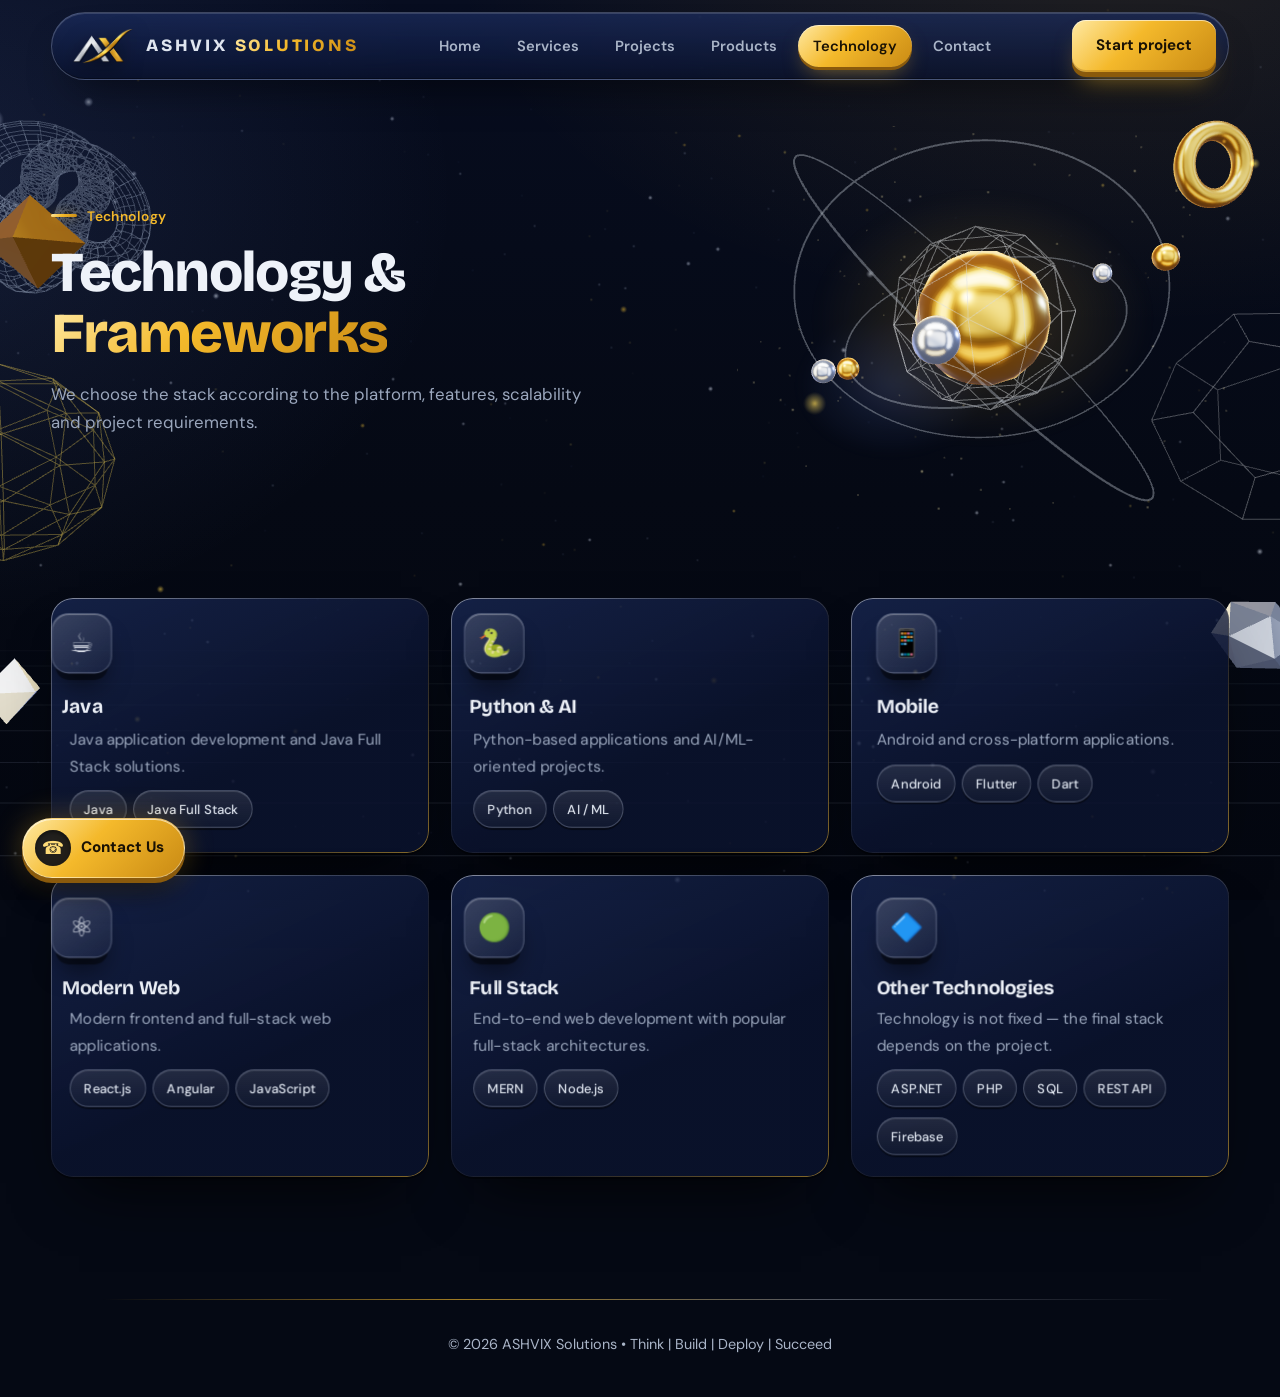
<file: technology.html>
<!DOCTYPE html><html lang="en"><head><meta charset="UTF-8"><meta name="viewport" content="width=device-width,initial-scale=1.0"><title>Technology | ASHVIX Solutions</title><meta name="description" content="ASHVIX Solutions — student projects, client software, websites, mobile apps, desktop applications and smart products."><link rel="icon" href="favicon.ico" sizes="any"><link rel="icon" type="image/png" sizes="32x32" href="assets/img/favicon-32.png"><link rel="apple-touch-icon" href="assets/img/apple-touch-icon.png"><meta name="theme-color" content="#050914"><meta property="og:type" content="website"><meta property="og:site_name" content="ASHVIX Solutions"><meta property="og:title" content="Technology | ASHVIX Solutions"><meta property="og:description" content="ASHVIX Solutions — student projects, client software, websites, mobile apps, desktop applications and smart products."><meta property="og:image" content="https://ashvix.in/assets/img/og-image.jpg"><meta name="twitter:card" content="summary_large_image"><link rel="stylesheet" href="style.css?v=3d1"></head><body><canvas id="bg3d" aria-hidden="true"></canvas>
<nav><div class="container nav">
<a class="brand" href="index.html"><img class="logo-img" src="assets/img/logo-sm.png" alt="ASHVIX Solutions" width="260" height="155"><span>ASHVIX <span class="grad">SOLUTIONS</span></span></a>
<div class="links">
<a class="" href="index.html">Home</a>
<a class="" href="services.html">Services</a>
<a class="" href="projects.html">Projects</a>
<a class="" href="products.html">Products</a>
<a class="active" href="technology.html">Technology</a>
<a class="" href="contact.html">Contact</a>
</div><a class="btn primary" href="contact.html">Start project</a></div></nav>

<header class="page-hero"><div class="container hero-grid"><div class="hero-copy"><div class="tag">Technology</div><h1>Technology & <span class="grad">Frameworks</span></h1><p>We choose the stack according to the platform, features, scalability and project requirements.</p></div><div class="stage" data-scene="orbit" role="img" aria-label="3D technology orbit"><img class="stage-fallback" src="assets/img/logo.png" alt="" width="900" height="538"></div></div></header>
<section><div class="container"><div class="grid">
<div class="card"><div class="icon">☕</div><h3>Java</h3><p>Java application development and Java Full Stack solutions.</p><span class="pill">Java</span><span class="pill">Java Full Stack</span></div>
<div class="card"><div class="icon">🐍</div><h3>Python & AI</h3><p>Python-based applications and AI/ML-oriented projects.</p><span class="pill">Python</span><span class="pill">AI / ML</span></div>
<div class="card"><div class="icon">📱</div><h3>Mobile</h3><p>Android and cross-platform applications.</p><span class="pill">Android</span><span class="pill">Flutter</span><span class="pill">Dart</span></div>
<div class="card"><div class="icon">⚛️</div><h3>Modern Web</h3><p>Modern frontend and full-stack web applications.</p><span class="pill">React.js</span><span class="pill">Angular</span><span class="pill">JavaScript</span></div>
<div class="card"><div class="icon">🟢</div><h3>Full Stack</h3><p>End-to-end web development with popular full-stack architectures.</p><span class="pill">MERN</span><span class="pill">Node.js</span></div>
<div class="card"><div class="icon">🔷</div><h3>Other Technologies</h3><p>Technology is not fixed — the final stack depends on the project.</p><span class="pill">ASP.NET</span><span class="pill">PHP</span><span class="pill">SQL</span><span class="pill">REST API</span><span class="pill">Firebase</span></div>
</div></div></section>
<footer><div class="container">© 2026 ASHVIX Solutions • Think | Build | Deploy | Succeed</div></footer>
<!-- Floating Contact Button -->
<a href="contact.html" class="floating-contact" aria-label="Contact ASHVIX Solutions" title="Contact Us">
    <span class="floating-contact-icon">☎</span>
    <span class="floating-contact-text">Contact Us</span>
</a>

<script src="assets/js/three.min.js" defer></script><script src="assets/js/ashvix3d.js" defer></script>
</body></html>
</file>
<file: style.css>
/* =====================================================================
   ASHVIX SOLUTIONS - 3D THEME
   Palette is taken from the AX logo: deep midnight navy, brushed silver
   (the "A") and polished gold (the "X" swoosh).
   ===================================================================== */
/* Fonts are bundled with the site (no external font request needed) */
@font-face{font-family:'Bricolage Grotesque';font-style:normal;font-weight:200 800;font-display:swap;src:url(assets/fonts/bricolage-grotesque-latin-wght-normal.woff2) format('woff2');unicode-range:U+0000-00FF,U+0131,U+0152-0153,U+02BB-02BC,U+02C6,U+02DA,U+02DC,U+0304,U+0308,U+0329,U+2000-206F,U+20AC,U+2122,U+2191,U+2193,U+2212,U+2215,U+FEFF,U+FFFD}
@font-face{font-family:'DM Sans';font-style:normal;font-weight:100 1000;font-display:swap;src:url(assets/fonts/dm-sans-latin-wght-normal.woff2) format('woff2');unicode-range:U+0000-00FF,U+0131,U+0152-0153,U+02BB-02BC,U+02C6,U+02DA,U+02DC,U+0304,U+0308,U+0329,U+2000-206F,U+20AC,U+2122,U+2191,U+2193,U+2212,U+2215,U+FEFF,U+FFFD}
@font-face{font-family:'DM Sans';font-style:normal;font-weight:100 1000;font-display:swap;src:url(assets/fonts/dm-sans-latin-ext-wght-normal.woff2) format('woff2');unicode-range:U+0100-02BA,U+02BD-02C5,U+02C7-02CC,U+02CE-02D7,U+02DD-02FF,U+0304,U+0308,U+0329,U+1D00-1DBF,U+1E00-1E9F,U+1EF2-1EFF,U+2020,U+20A0-20AB,U+20AD-20C0,U+2113,U+2C60-2C7F,U+A720-A7FF}
:root{
  --ink:#050914;
  --navy:#0a1330;
  --navy-2:#101d42;
  --navy-3:#18295a;
  --text:#eef2f9;
  --muted:#9ba7bd;
  --silver:#dfe5ef;
  --silver-2:#aab5c8;
  --gold:#f4b92b;
  --gold-2:#ffdc78;
  --gold-3:#b7791a;
  --green:#3ddc97;
  --line:rgba(196,208,232,.14);
  --line-2:rgba(196,208,232,.28);
  --font-display:'Bricolage Grotesque','Segoe UI',system-ui,-apple-system,Arial,sans-serif;
  --font-body:'DM Sans','Segoe UI',system-ui,-apple-system,Arial,sans-serif;
  --gold-metal:linear-gradient(135deg,#ffe9a3 0%,#f4b92b 42%,#c98a14 100%);
  --silver-metal:linear-gradient(135deg,#ffffff 0%,#dfe5ef 40%,#9aa6bb 100%);
  /* older variable names kept so nothing that still references them breaks */
  --bg:var(--ink);--panel:var(--navy);--panel2:var(--navy-2);--blue:var(--silver-2);--cyan:var(--gold);
}
*{box-sizing:border-box;margin:0;padding:0}
html{scroll-behavior:smooth;-webkit-text-size-adjust:100%}
html{
  background-color:#050914;
  background-image:
    radial-gradient(1100px 640px at 88% -8%,rgba(244,185,43,.11),transparent 62%),
    radial-gradient(900px 700px at -8% 22%,rgba(110,140,230,.14),transparent 62%),
    linear-gradient(180deg,#070d20 0%,#050914 55%,#040710 100%);
  background-attachment:fixed;
}
body{font-family:var(--font-body);color:var(--text);line-height:1.65;overflow-x:hidden;background:transparent}
a{text-decoration:none;color:inherit}
img{max-width:100%}
.container{width:min(1180px,92%);margin:auto}
h1,h2,h3{font-family:var(--font-display);letter-spacing:-.02em;line-height:1.08}
:focus-visible{outline:2px solid var(--gold);outline-offset:3px;border-radius:6px}
::selection{background:rgba(244,185,43,.35);color:#fff}

/* fixed 3D world behind everything */
#bg3d{position:fixed;inset:0;width:100%;height:100%;z-index:-1;pointer-events:none;display:block;opacity:0;transition:opacity 1.2s ease}
#bg3d.ready{opacity:1}

/* ---------- text treatments ---------- */
.grad{background:var(--gold-metal);-webkit-background-clip:text;background-clip:text;color:transparent;-webkit-text-fill-color:transparent}
.tag,.kicker{
  display:inline-flex;align-items:center;gap:10px;color:var(--gold);
  font-size:.86rem;font-weight:600;letter-spacing:.03em;
}
.tag:before,.kicker:before{content:"";width:26px;height:3px;border-radius:3px;background:var(--gold-metal);box-shadow:0 0 12px rgba(244,185,43,.55)}

/* ---------- NAV (floating glass bar) ---------- */
nav{position:sticky;top:12px;z-index:100;margin-top:12px}
.nav{
  position:relative;height:68px;display:flex;align-items:center;justify-content:space-between;gap:14px;
  padding:0 12px 0 20px;border-radius:999px;
  background:linear-gradient(180deg,rgba(28,44,92,.74),rgba(10,18,44,.78));
  backdrop-filter:blur(18px) saturate(150%);-webkit-backdrop-filter:blur(18px) saturate(150%);
  border:1px solid var(--line-2);
  box-shadow:0 22px 44px -22px rgba(0,0,0,.8),inset 0 1px 0 rgba(255,255,255,.14),inset 0 -1px 0 rgba(0,0,0,.35);
}
.brand{display:flex;align-items:center;gap:12px;flex-shrink:0}
.brand>span{font-family:var(--font-display);font-weight:800;font-size:1.08rem;letter-spacing:.16em;color:var(--silver);white-space:nowrap}
.logo-img{width:62px;height:auto;display:block;filter:drop-shadow(0 6px 10px rgba(0,0,0,.55))}
.links{display:flex;gap:6px;font-size:.92rem;font-weight:600}
.links a{position:relative;padding:9px 15px;border-radius:999px;color:var(--silver-2);transition:color .25s,background .25s}
.links a:hover{color:#fff;background:rgba(255,255,255,.06)}
.links a.active{color:#1a1204;background:var(--gold-metal);box-shadow:0 3px 0 #8a5a0c,0 10px 22px -8px rgba(244,185,43,.55),inset 0 1px 0 rgba(255,255,255,.55)}
.links-cta{display:none}
.menu-btn{display:none;width:46px;height:46px;border-radius:50%;border:1px solid var(--line-2);background:rgba(255,255,255,.05);cursor:pointer;position:relative;flex-shrink:0}
.menu-btn span{position:absolute;left:13px;right:13px;height:2px;border-radius:2px;background:var(--silver);transition:.25s}
.menu-btn span:nth-child(1){top:16px}.menu-btn span:nth-child(2){top:22px}.menu-btn span:nth-child(3){top:28px}
.menu-btn.open span:nth-child(1){top:22px;transform:rotate(45deg)}
.menu-btn.open span:nth-child(2){opacity:0}
.menu-btn.open span:nth-child(3){top:22px;transform:rotate(-45deg)}

/* ---------- BUTTONS (chunky 3D keys) ---------- */
.btn{
  display:inline-flex;align-items:center;justify-content:center;gap:8px;
  padding:13px 24px;border-radius:14px;font-family:var(--font-body);font-size:.95rem;font-weight:700;
  cursor:pointer;border:0;position:relative;transition:transform .18s ease,box-shadow .18s ease,filter .2s;
}
.primary{
  color:#1a1204;background:var(--gold-metal);
  box-shadow:0 5px 0 #8a5a0c,0 16px 26px -10px rgba(244,185,43,.55),inset 0 1px 0 rgba(255,255,255,.6),inset 0 -2px 0 rgba(120,70,0,.25);
}
.primary:hover{transform:translateY(-2px);filter:brightness(1.06);box-shadow:0 7px 0 #8a5a0c,0 20px 30px -10px rgba(244,185,43,.65),inset 0 1px 0 rgba(255,255,255,.6),inset 0 -2px 0 rgba(120,70,0,.25)}
.primary:active{transform:translateY(4px);box-shadow:0 1px 0 #8a5a0c,0 6px 12px -6px rgba(244,185,43,.5),inset 0 1px 0 rgba(255,255,255,.5)}
.outline{
  color:var(--silver);background:linear-gradient(180deg,rgba(255,255,255,.09),rgba(255,255,255,.02));
  border:1px solid var(--line-2);
  box-shadow:0 4px 0 rgba(0,0,0,.55),0 14px 24px -12px rgba(0,0,0,.6),inset 0 1px 0 rgba(255,255,255,.14);
}
.outline:hover{transform:translateY(-2px);border-color:rgba(244,185,43,.55);color:#fff;box-shadow:0 6px 0 rgba(0,0,0,.55),0 18px 28px -12px rgba(0,0,0,.6),inset 0 1px 0 rgba(255,255,255,.18)}
.outline:active{transform:translateY(3px);box-shadow:0 1px 0 rgba(0,0,0,.55)}
.btn.primary.project-submit-button,.btn.primary.submit-btn{font-size:1rem}

/* ---------- HERO (home) ---------- */
.hero{padding:58px 0 34px}
.hero-grid{display:grid;grid-template-columns:1.02fr .98fr;gap:20px;align-items:center}
.hero-copy{text-align:left}
.hero h1{font-size:clamp(2.5rem,5.2vw,4.7rem);line-height:1.02;letter-spacing:-.035em;font-weight:800;margin:18px 0 20px;max-width:15ch}
.hero p{max-width:52ch;color:var(--muted);font-size:1.08rem;margin:0 0 26px}
.actions{display:flex;gap:14px;flex-wrap:wrap;margin-top:6px}
.hero .pill{margin:8px 8px 0 0}

/* ---------- 3D STAGE (WebGL canvas holder) ---------- */
.stage{position:relative;width:100%;aspect-ratio:1/.86;min-height:320px;cursor:grab;-webkit-tap-highlight-color:transparent}
.stage.dragging{cursor:grabbing}
.stage canvas{position:absolute;inset:0;width:100%;height:100%;display:block;opacity:0;transition:opacity 1s ease}
.stage.ready canvas{opacity:1}
.stage:before{
  content:"";position:absolute;inset:6% 4%;z-index:-1;border-radius:50%;
  background:radial-gradient(closest-side,rgba(244,185,43,.20),rgba(244,185,43,.05) 55%,transparent 75%),
             radial-gradient(closest-side at 30% 70%,rgba(120,150,255,.16),transparent 70%);
  filter:blur(6px);
}
.stage-fallback{position:absolute;inset:14% 6%;width:88%;height:72%;object-fit:contain;filter:drop-shadow(0 20px 30px rgba(0,0,0,.6))}
.stage.ready .stage-fallback{display:none}
.hero .stage{aspect-ratio:1/.92;min-height:400px}

/* ---------- PAGE HERO ---------- */
.page-hero{padding:46px 0 22px}
.page-hero .hero-grid{grid-template-columns:1.15fr .85fr}
.page-hero h1{font-size:clamp(2.1rem,4.4vw,3.7rem);font-weight:800;letter-spacing:-.03em;margin:16px 0 16px;max-width:16ch}
.page-hero p{max-width:50ch;color:var(--muted);font-size:1.05rem}
.page-hero .stage{aspect-ratio:1/.78;min-height:270px}

/* ---------- SECTIONS ---------- */
section{padding:66px 0}
.head{text-align:left;margin-bottom:38px;max-width:760px}
.head h2{font-size:clamp(1.9rem,4vw,3rem);margin:12px 0 12px;font-weight:800;letter-spacing:-.03em}
.head p{color:var(--muted);max-width:60ch;font-size:1.03rem}

/* ---------- 3D CARDS ---------- */
.grid{display:grid;grid-template-columns:repeat(3,1fr);gap:22px;perspective:1600px}
.card{
  position:relative;padding:28px 26px 26px;border-radius:22px;transform-style:preserve-3d;
  background:linear-gradient(155deg,rgba(30,48,100,.62) 0%,rgba(11,19,46,.86) 60%);
  box-shadow:0 34px 60px -28px rgba(0,0,0,.85),0 2px 0 rgba(0,0,0,.4),inset 0 1px 0 rgba(255,255,255,.12);
  transition:transform .5s cubic-bezier(.2,.7,.2,1),box-shadow .4s ease;
}
/* metallic silver-to-gold rim */
.card:before{
  content:"";position:absolute;inset:0;border-radius:inherit;padding:1px;pointer-events:none;
  background:linear-gradient(140deg,rgba(255,255,255,.42),rgba(170,181,200,.10) 38%,rgba(244,185,43,.08) 62%,rgba(244,185,43,.55));
  -webkit-mask:linear-gradient(#000 0 0) content-box,linear-gradient(#000 0 0);-webkit-mask-composite:xor;
  mask:linear-gradient(#000 0 0) content-box exclude,linear-gradient(#000 0 0);
}
/* light that follows the pointer */
.card:after,.cta:after,.step:after,.visual:after{
  content:"";position:absolute;inset:0;border-radius:inherit;pointer-events:none;opacity:0;transition:opacity .35s;
  background:radial-gradient(300px circle at var(--mx,50%) var(--my,0%),rgba(255,236,170,.14),transparent 62%);
}
.tilt{transform:perspective(1000px) rotateX(var(--rx,0deg)) rotateY(var(--ry,0deg));will-change:transform}
.tilt.is-tilting{transition:transform .08s linear,box-shadow .4s ease}
.tilt:hover:after{opacity:1}
.card:hover{box-shadow:0 48px 70px -30px rgba(0,0,0,.9),0 0 0 1px rgba(244,185,43,.12),inset 0 1px 0 rgba(255,255,255,.16)}
.tilt .icon{transform:translateZ(46px)}
.tilt h3{transform:translateZ(28px)}
.tilt p,.tilt li,.tilt .pill,.tilt .btn,.tilt .project-type,.tilt .live{transform:translateZ(14px)}
.tilt .project-no{transform:translateZ(58px)}

.icon{
  font-size:1.55rem;width:56px;height:56px;border-radius:16px;display:grid;place-items:center;margin-bottom:18px;
  background:linear-gradient(145deg,rgba(255,255,255,.16),rgba(255,255,255,.03));
  border:1px solid var(--line-2);
  box-shadow:0 10px 0 -4px rgba(0,0,0,.45),0 18px 26px -10px rgba(0,0,0,.7),inset 0 1px 0 rgba(255,255,255,.3);
}
.card h3{font-size:1.16rem;margin-bottom:9px;font-weight:700;letter-spacing:-.015em}
.card p,.card li{font-size:.94rem;color:var(--muted);line-height:1.7}
.card ul{padding-left:18px}
.card .btn{margin-top:18px}
.card .btn.outline{padding:10px 18px;font-size:.88rem;border-radius:12px}
.pill{
  display:inline-block;padding:7px 13px;margin:10px 6px 0 0;border-radius:999px;color:var(--silver);font-size:.8rem;font-weight:500;
  background:linear-gradient(180deg,rgba(255,255,255,.10),rgba(255,255,255,.03));
  border:1px solid var(--line-2);box-shadow:0 2px 0 rgba(0,0,0,.45),inset 0 1px 0 rgba(255,255,255,.12);
}

/* ---------- PROJECTS ---------- */
.project{min-height:250px}
.project-no{
  position:absolute;top:14px;right:20px;font-family:var(--font-display);font-size:3.6rem;font-weight:800;line-height:1;
  color:transparent;-webkit-text-stroke:1.5px rgba(223,229,239,.28);letter-spacing:-.04em;
}
.project h3{margin-top:6px;max-width:80%}
.project-type{font-size:.84rem;font-weight:600;color:var(--gold);margin:6px 0 12px}
.live{display:inline-flex;gap:8px;align-items:center;margin-top:16px;color:var(--green);font-size:.82rem;font-weight:600}
.live i{width:8px;height:8px;border-radius:50%;background:var(--green);box-shadow:0 0 0 0 rgba(61,220,151,.6),0 0 10px var(--green);animation:ping 2.4s infinite}
@keyframes ping{0%{box-shadow:0 0 0 0 rgba(61,220,151,.55),0 0 10px var(--green)}70%,100%{box-shadow:0 0 0 9px rgba(61,220,151,0),0 0 10px var(--green)}}

/* ---------- PROCESS (a real sequence) ---------- */
.workflow{display:grid;grid-template-columns:repeat(4,1fr);gap:22px;position:relative;perspective:1600px}
.workflow:before{content:"";position:absolute;left:6%;right:6%;top:26px;height:2px;background:linear-gradient(90deg,transparent,var(--gold),var(--silver-2),var(--gold),transparent);opacity:.5}
.step{
  position:relative;text-align:left;padding:26px 22px 24px;border-radius:20px;transform-style:preserve-3d;
  background:linear-gradient(155deg,rgba(30,48,100,.62),rgba(11,19,46,.86));
  border:1px solid var(--line-2);
  box-shadow:0 30px 50px -26px rgba(0,0,0,.85),inset 0 1px 0 rgba(255,255,255,.12);
  transition:transform .5s cubic-bezier(.2,.7,.2,1);
}
.step strong{display:block;margin-bottom:10px;font-family:var(--font-display);font-size:1.02rem;font-weight:700;color:var(--gold)}
.step p{font-size:.92rem;color:var(--muted)}
.tilt.step strong{transform:translateZ(34px)}

/* ---------- PRODUCTS: CSS 3D phone, exploded UI ---------- */
.product{display:grid;grid-template-columns:1fr 1fr;gap:34px;align-items:center}
.visual{
  position:relative;min-height:400px;border-radius:26px;display:grid;place-items:center;perspective:1200px;overflow:hidden;
  background:radial-gradient(circle at 50% 38%,rgba(244,185,43,.16),transparent 42%),linear-gradient(160deg,#0f1c42,#050914);
  box-shadow:0 40px 70px -34px rgba(0,0,0,.9),inset 0 1px 0 rgba(255,255,255,.12);
  border:1px solid var(--line-2);
}
.visual:before{
  content:"";position:absolute;left:-30%;right:-30%;bottom:-8%;height:55%;
  background-image:linear-gradient(rgba(143,163,214,.24) 1px,transparent 1px),linear-gradient(90deg,rgba(143,163,214,.24) 1px,transparent 1px);
  background-size:38px 38px;transform:perspective(420px) rotateX(64deg);transform-origin:50% 100%;
  -webkit-mask-image:linear-gradient(to top,#000 10%,transparent 90%);mask-image:linear-gradient(to top,#000 10%,transparent 90%);
}
.phone{
  position:relative;width:186px;height:346px;padding:8px;border-radius:38px;transform-style:preserve-3d;
  background:linear-gradient(145deg,#f3f6fb,#8f9cb3 45%,#eef2f8);
  box-shadow:0 0 0 2px #0a1230,-24px 34px 50px rgba(0,0,0,.55),0 0 60px rgba(244,185,43,.12);
  transform:rotateY(-22deg) rotateX(8deg) rotateZ(2deg);animation:phoneFloat 7s ease-in-out infinite;
}
.phone:before{content:"";position:absolute;top:14px;left:50%;width:54px;height:15px;margin-left:-27px;border-radius:9px;background:#050914;z-index:3}
.phone:after{content:"";position:absolute;inset:0;border-radius:inherit;transform:translateZ(-14px);background:linear-gradient(145deg,#c98a14,#6b4408);filter:brightness(.9)}
@keyframes phoneFloat{0%,100%{transform:rotateY(-22deg) rotateX(8deg) rotateZ(2deg) translateY(0)}50%{transform:rotateY(-14deg) rotateX(5deg) rotateZ(1deg) translateY(-12px)}}
.screen{height:100%;border-radius:31px;padding:34px 12px 14px;background:linear-gradient(180deg,#132a58,#070f24);transform-style:preserve-3d;overflow:visible}
.screen>div:first-child{font-size:.74rem;font-weight:700;color:#9fb0cc;margin-bottom:6px;letter-spacing:.04em}
.device{
  padding:11px 12px;margin:10px 0;border-radius:14px;font-size:.78rem;font-weight:600;color:var(--text);
  background:linear-gradient(145deg,rgba(255,255,255,.13),rgba(255,255,255,.04));
  border:1px solid rgba(255,255,255,.14);box-shadow:0 14px 22px -8px rgba(0,0,0,.65),inset 0 1px 0 rgba(255,255,255,.18);
  transform:translateZ(26px);
}
.device:nth-of-type(3){transform:translateZ(44px) translateX(12px)}
.device:nth-of-type(4){transform:translateZ(30px)}
.device:nth-of-type(5){transform:translateZ(52px) translateX(-10px)}
.device small{display:block;color:var(--gold);margin-top:2px;font-weight:600}
.product h2{font-size:clamp(1.7rem,3vw,2.4rem);margin:12px 0 12px;font-weight:800;letter-spacing:-.03em}
.product p{color:var(--muted);margin-bottom:16px}
.product h3{font-size:1.1rem}
.product ul li{margin:4px 0}

/* ---------- CTA / CONTACT ---------- */
.cta{
  position:relative;padding:54px 34px;border-radius:28px;text-align:center;transform-style:preserve-3d;
  background:
    radial-gradient(600px 260px at 50% -10%,rgba(244,185,43,.20),transparent 70%),
    linear-gradient(160deg,rgba(32,52,110,.7),rgba(9,16,40,.92));
  box-shadow:0 44px 80px -36px rgba(0,0,0,.9),inset 0 1px 0 rgba(255,255,255,.14);
}
.cta:before{
  content:"";position:absolute;inset:0;border-radius:inherit;padding:1.5px;pointer-events:none;
  background:linear-gradient(140deg,rgba(255,255,255,.5),rgba(170,181,200,.12) 35%,rgba(244,185,43,.14) 60%,rgba(244,185,43,.75));
  -webkit-mask:linear-gradient(#000 0 0) content-box,linear-gradient(#000 0 0);-webkit-mask-composite:xor;
  mask:linear-gradient(#000 0 0) content-box exclude,linear-gradient(#000 0 0);
}
.cta h2{font-size:clamp(1.9rem,4vw,3rem);font-weight:800;letter-spacing:-.03em}
.cta .actions{justify-content:center;margin-top:26px}
.cta .btn.primary[style]{margin-top:24px}
.contacts{display:grid;grid-template-columns:repeat(auto-fit,minmax(240px,1fr));gap:16px;margin:0 auto;max-width:720px}
.contacts:empty{display:none}
.contact{padding:20px;border-radius:16px;background:rgba(0,0,0,.25);border:1px solid var(--line-2);text-align:left}
.contact small{display:block;color:var(--muted);margin-bottom:4px}
.contact a{font-weight:700;font-size:1.08rem;color:var(--silver);word-break:break-word}.contact a:hover{color:var(--gold-2)}

/* ---------- FOOTER ---------- */
footer{
  margin-top:56px;padding:34px 0 40px;text-align:center;color:var(--silver-2);font-size:.9rem;position:relative;
}
footer:before{content:"";position:absolute;top:0;left:8%;right:8%;height:1px;background:linear-gradient(90deg,transparent,rgba(244,185,43,.65),rgba(223,229,239,.35),transparent)}

/* ---------- FORMS (start-project + legacy enquiry form) ---------- */
.start-project-page{padding:10px 0 30px}
.project-form,.enquiry-form{
  position:relative;max-width:1000px;margin:auto;padding:42px;border-radius:28px;
  background:linear-gradient(160deg,rgba(28,46,98,.66),rgba(9,16,40,.92));
  border:1px solid var(--line-2);
  box-shadow:0 50px 90px -40px rgba(0,0,0,.95),inset 0 1px 0 rgba(255,255,255,.14);
}
.project-form-section-title,.form-section-title{
  margin:8px 0 26px;padding-bottom:12px;color:var(--gold);font-family:var(--font-display);font-size:1.25rem;font-weight:700;
  border-bottom:1px solid var(--line-2);
}
.project-form-row,.form-row{display:grid;grid-template-columns:repeat(2,1fr);gap:22px}
.project-form-group,.form-group{margin-bottom:22px}
.project-form-group label,.form-group label{display:block;margin-bottom:8px;color:var(--silver);font-size:.88rem;font-weight:600}
.project-form-group input,.project-form-group select,.project-form-group textarea,
.form-group input,.form-group select,.form-group textarea{
  width:100%;padding:14px 16px;border-radius:12px;border:1px solid var(--line-2);
  background:rgba(2,6,18,.55);color:#fff;font-family:var(--font-body);font-size:.95rem;outline:none;
  box-shadow:inset 0 3px 8px rgba(0,0,0,.45),0 1px 0 rgba(255,255,255,.06);
  transition:border-color .2s,box-shadow .2s;
}
.project-form-group input::placeholder,.project-form-group textarea::placeholder,.form-group input::placeholder,.form-group textarea::placeholder{color:#6f7d96}
.project-form-group select option,.form-group select option{background:#0a1330;color:#fff}
.project-form-group input:focus,.project-form-group select:focus,.project-form-group textarea:focus,
.form-group input:focus,.form-group select:focus,.form-group textarea:focus{
  border-color:var(--gold);box-shadow:inset 0 3px 8px rgba(0,0,0,.45),0 0 0 4px rgba(244,185,43,.16);
}
.project-form-group textarea{min-height:130px;resize:vertical}
.form-group textarea{min-height:120px;resize:vertical}
.project-form-group input[type="date"],.form-group input[type="date"]{color-scheme:dark}
.project-submit-button,.submit-btn{width:100%;margin-top:10px;padding:17px;font-weight:800;font-size:1rem}
.project-form-note{margin-top:22px;text-align:center;color:var(--muted);font-size:.86rem;line-height:1.65}
.hidden-honey{display:none!important}
.section-title{text-align:center;margin-bottom:40px}
.section-title h2{font-size:2.5rem;margin:10px 0}
.section-title p{color:var(--muted);max-width:650px;margin:auto}
.enquiry-section{padding:80px 0}

/* ---------- FLOATING CONTACT BUTTON (stays on every page) ---------- */
.floating-contact{
  position:fixed;left:22px;bottom:22px;z-index:99999;display:inline-flex;align-items:center;gap:10px;
  padding:11px 20px 11px 12px;color:#1a1204;font-size:.95rem;font-weight:800;border-radius:999px;
  background:var(--gold-metal);border:1px solid rgba(255,255,255,.35);
  box-shadow:0 5px 0 #8a5a0c,0 18px 30px -8px rgba(0,0,0,.65),0 0 30px rgba(244,185,43,.3),inset 0 1px 0 rgba(255,255,255,.6);
  transition:transform .2s ease,box-shadow .2s ease;
}
.floating-contact:hover{transform:translateY(-3px);color:#1a1204;box-shadow:0 8px 0 #8a5a0c,0 22px 34px -8px rgba(0,0,0,.7),0 0 40px rgba(244,185,43,.45),inset 0 1px 0 rgba(255,255,255,.6)}
.floating-contact:active{transform:translateY(3px);box-shadow:0 2px 0 #8a5a0c,0 8px 16px -6px rgba(0,0,0,.6)}
.floating-contact-icon{width:36px;height:36px;display:flex;align-items:center;justify-content:center;border-radius:50%;background:rgba(5,9,20,.88);color:var(--gold-2);font-size:18px;line-height:1;box-shadow:inset 0 2px 4px rgba(0,0,0,.5)}
.floating-contact-text{white-space:nowrap}

/* ---------- ENTRANCE (one orchestrated rise, only when JS is running) ---------- */
@keyframes rise{from{opacity:0;transform:perspective(1000px) rotateX(14deg) translateY(34px)}to{opacity:1;transform:perspective(1000px) rotateX(0) translateY(0)}}
.rv{opacity:0}
.rv.in{opacity:1;animation:rise .9s cubic-bezier(.2,.7,.2,1) backwards}
.rv-group>*{opacity:0}
.rv-group.in>*{opacity:1;animation:rise .9s cubic-bezier(.2,.7,.2,1) backwards;animation-delay:calc(var(--i,0)*80ms)}

/* ---------- RESPONSIVE ---------- */
@media(max-width:1000px){
  .hero-grid,.page-hero .hero-grid{grid-template-columns:1fr}
  .hero .stage,.page-hero .stage{max-width:560px;margin:8px auto 0;min-height:280px}
  .hero-copy{order:1}.stage{order:2}
  .hero h1,.page-hero h1{max-width:none}
  .workflow{grid-template-columns:repeat(2,1fr)}.workflow:before{display:none}
}
@media(max-width:850px){
  .links{display:none}
  .menu-btn{display:block}
  .links.open{
    display:flex;flex-direction:column;gap:2px;position:absolute;top:calc(100% + 10px);left:0;right:0;padding:12px;border-radius:24px;
    background:#0b1436;border:1px solid var(--line-2);
    box-shadow:0 30px 60px -20px rgba(0,0,0,.85),inset 0 1px 0 rgba(255,255,255,.12);
  }
  .links.open a{padding:14px 16px;border-radius:14px;font-size:1rem}
  .nav{padding-right:10px}
  .grid{grid-template-columns:repeat(2,1fr)}
  .product{grid-template-columns:1fr}
}
@media(max-width:600px){
  nav{top:8px;margin-top:8px}
  .nav{height:62px;padding-left:14px}
  .logo-img{width:50px}
  .brand>span{font-size:.86rem;letter-spacing:.12em}
  .nav>.btn.primary{display:none}
  .links-cta{display:block;margin-top:6px;text-align:center;color:#1a1204!important;background:var(--gold-metal)!important;box-shadow:0 4px 0 #8a5a0c}
  .grid,.workflow{grid-template-columns:1fr}
  .hero{padding-top:36px}
  .hero h1{font-size:2.45rem}
  section{padding:48px 0}
  .project-form,.enquiry-form{padding:26px 18px;border-radius:22px}
  .project-form-row,.form-row{grid-template-columns:1fr}
  .cta{padding:40px 20px}
  .floating-contact{left:15px;bottom:15px;width:56px;height:56px;padding:0;justify-content:center;gap:0;border-radius:50%}
  .floating-contact-icon{width:100%;height:100%;background:transparent;box-shadow:none;color:#1a1204;font-size:22px}
  .floating-contact-text{display:none}
  .visual{min-height:360px}
}
@media(prefers-reduced-motion:reduce){
  html{scroll-behavior:auto}
  *,*:before,*:after{animation:none!important;transition-duration:.01ms!important}
  .rv,.rv-group>*{opacity:1}
}
@media(hover:none){.tilt{transform:none}}
</file>
